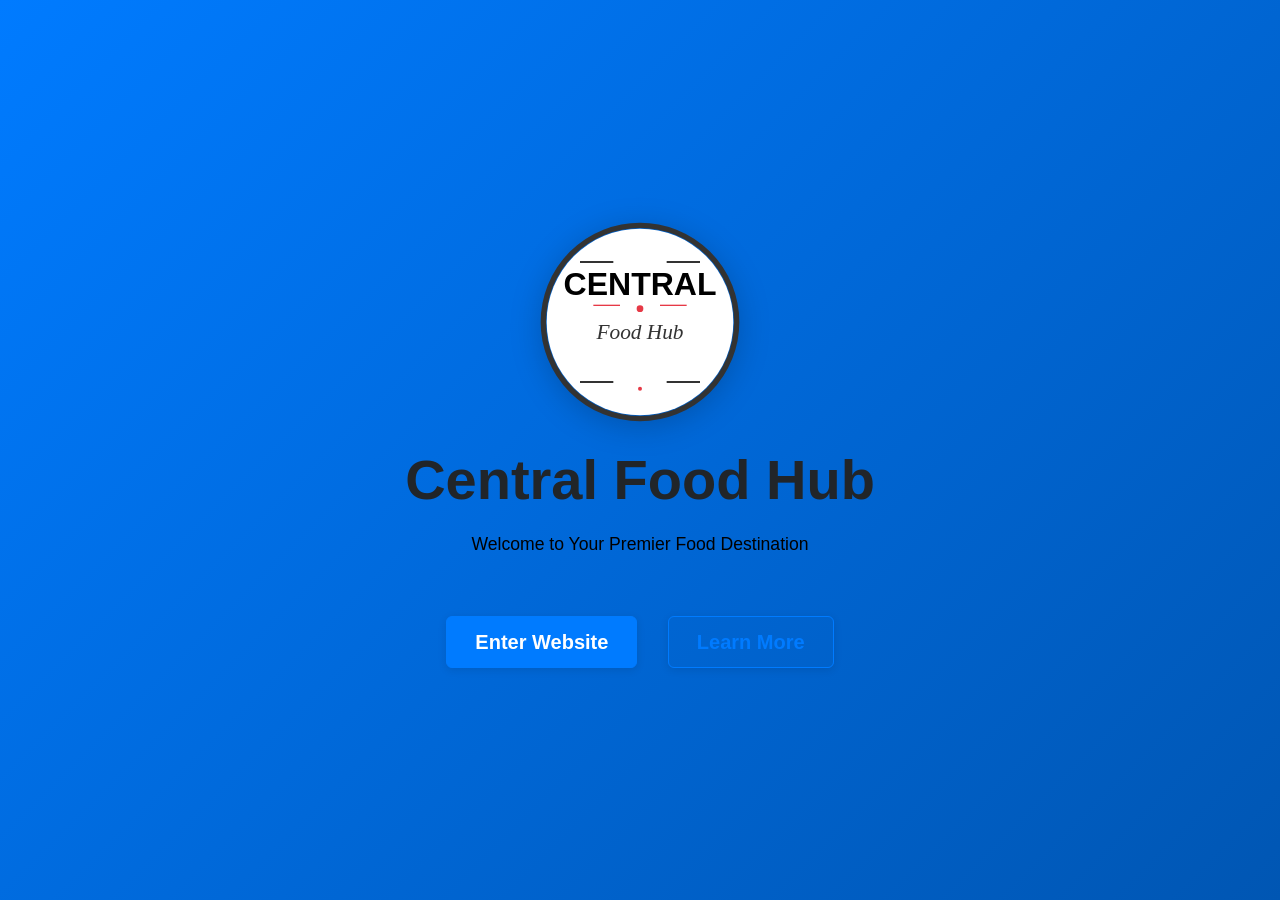
<file: Wafflestore github repo/index.html>
<!DOCTYPE html>
<html lang="en">
<head>
    <meta charset="UTF-8">
    <meta name="viewport" content="width=device-width, initial-scale=1.0">
    <title>Central Food Hub - Welcome</title>
    <link href="https://cdn.jsdelivr.net/npm/bootstrap@5.3.0/dist/css/bootstrap.min.css" rel="stylesheet">
    <link rel="stylesheet" href="css/style.css">
    <link rel="icon" type="image/x-icon" href="images/Storeicon.png">
</head>
<body class="splash-page">
    <div class="splash-container d-flex align-items-center justify-content-center">
        <div class="text-center">
            <div class="splash-logo mb-4">
                <img src="images/logo.svg" alt="Central Food Hub" class="logo-animation">
            </div>
            <h1 class="display-4 fw-bold mb-3 text-dark">Central Food Hub</h1>
            <p class="lead mb-5 text-black">Welcome to Your Premier Food Destination</p>
            <div class="splash-buttons">
                <a href="home.html" class="btn btn-primary btn-lg me-3">Enter Website</a>
                <a href="home.html#about" class="btn btn-outline-primary btn-lg">Learn More</a>
            </div>
        </div>
    </div>

    <script src="https://cdn.jsdelivr.net/npm/bootstrap@5.3.0/dist/js/bootstrap.bundle.min.js"></script>
</body>
</html>
</file>
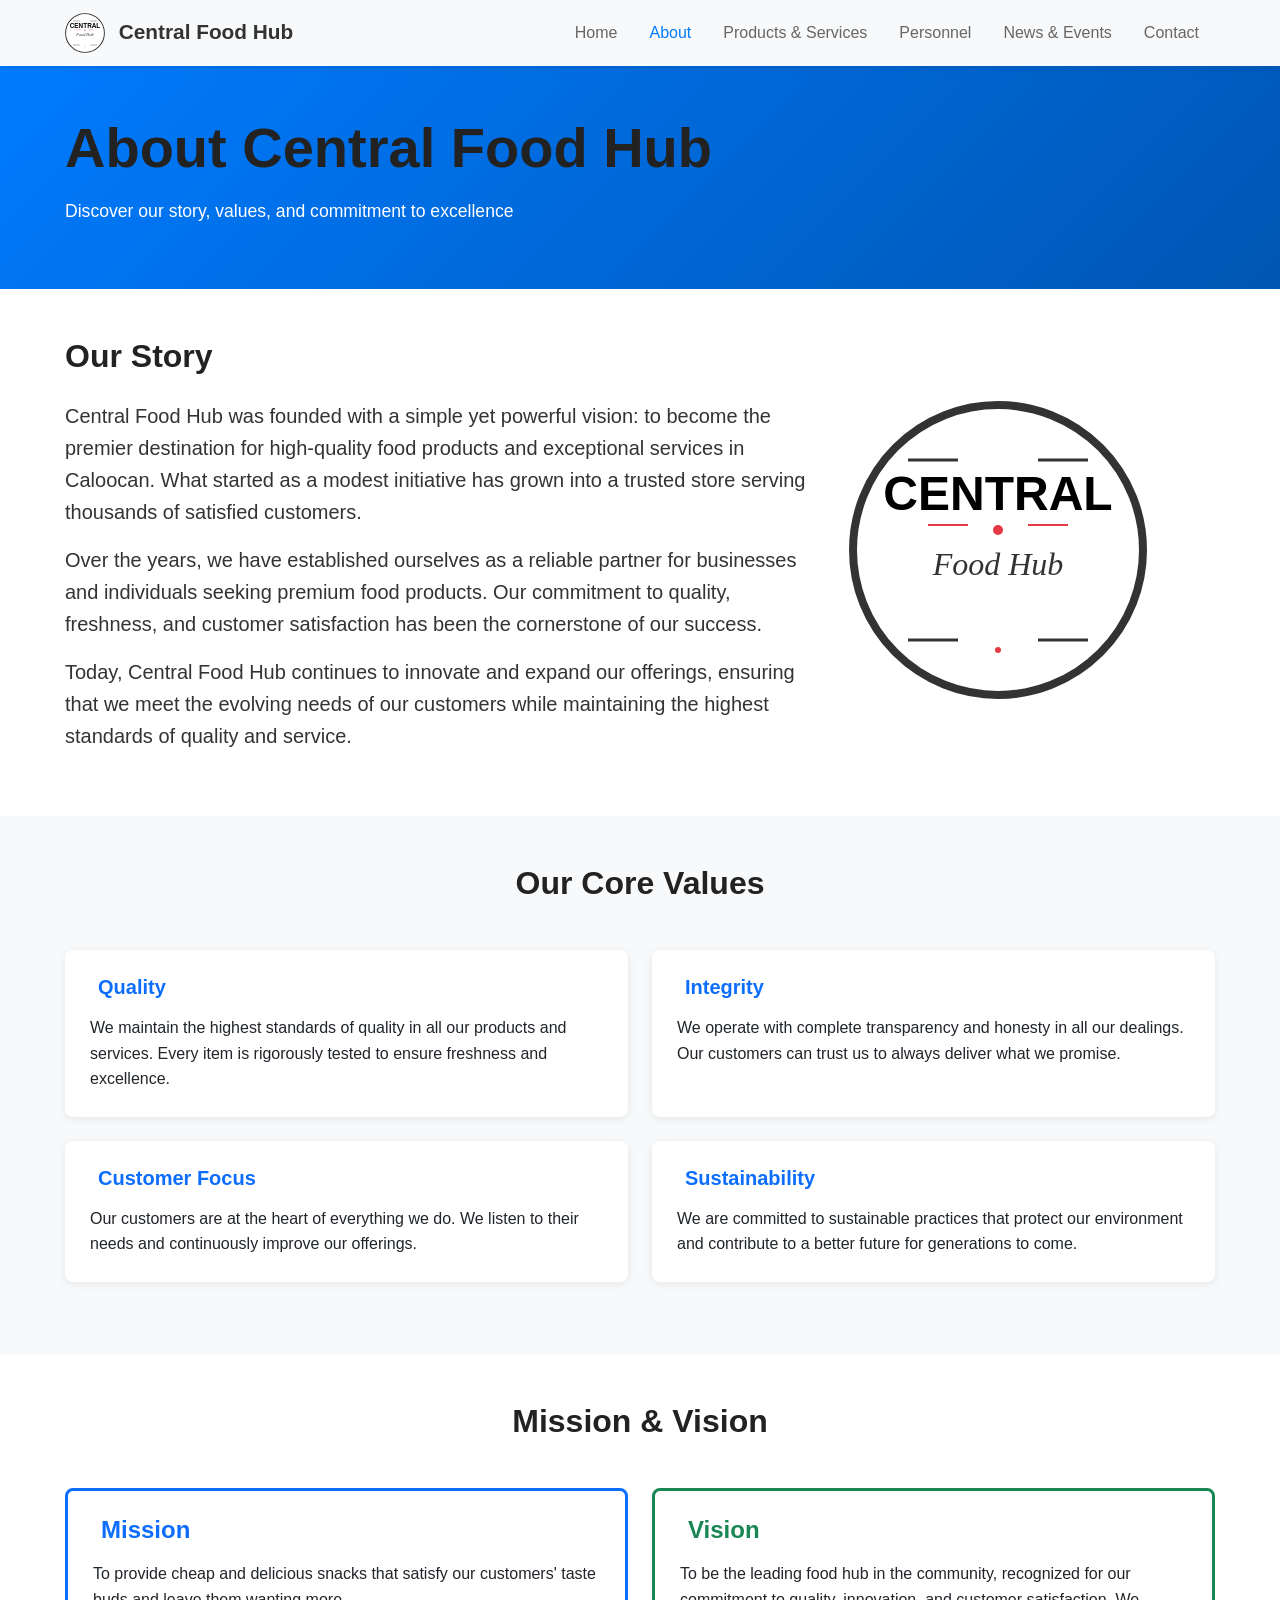
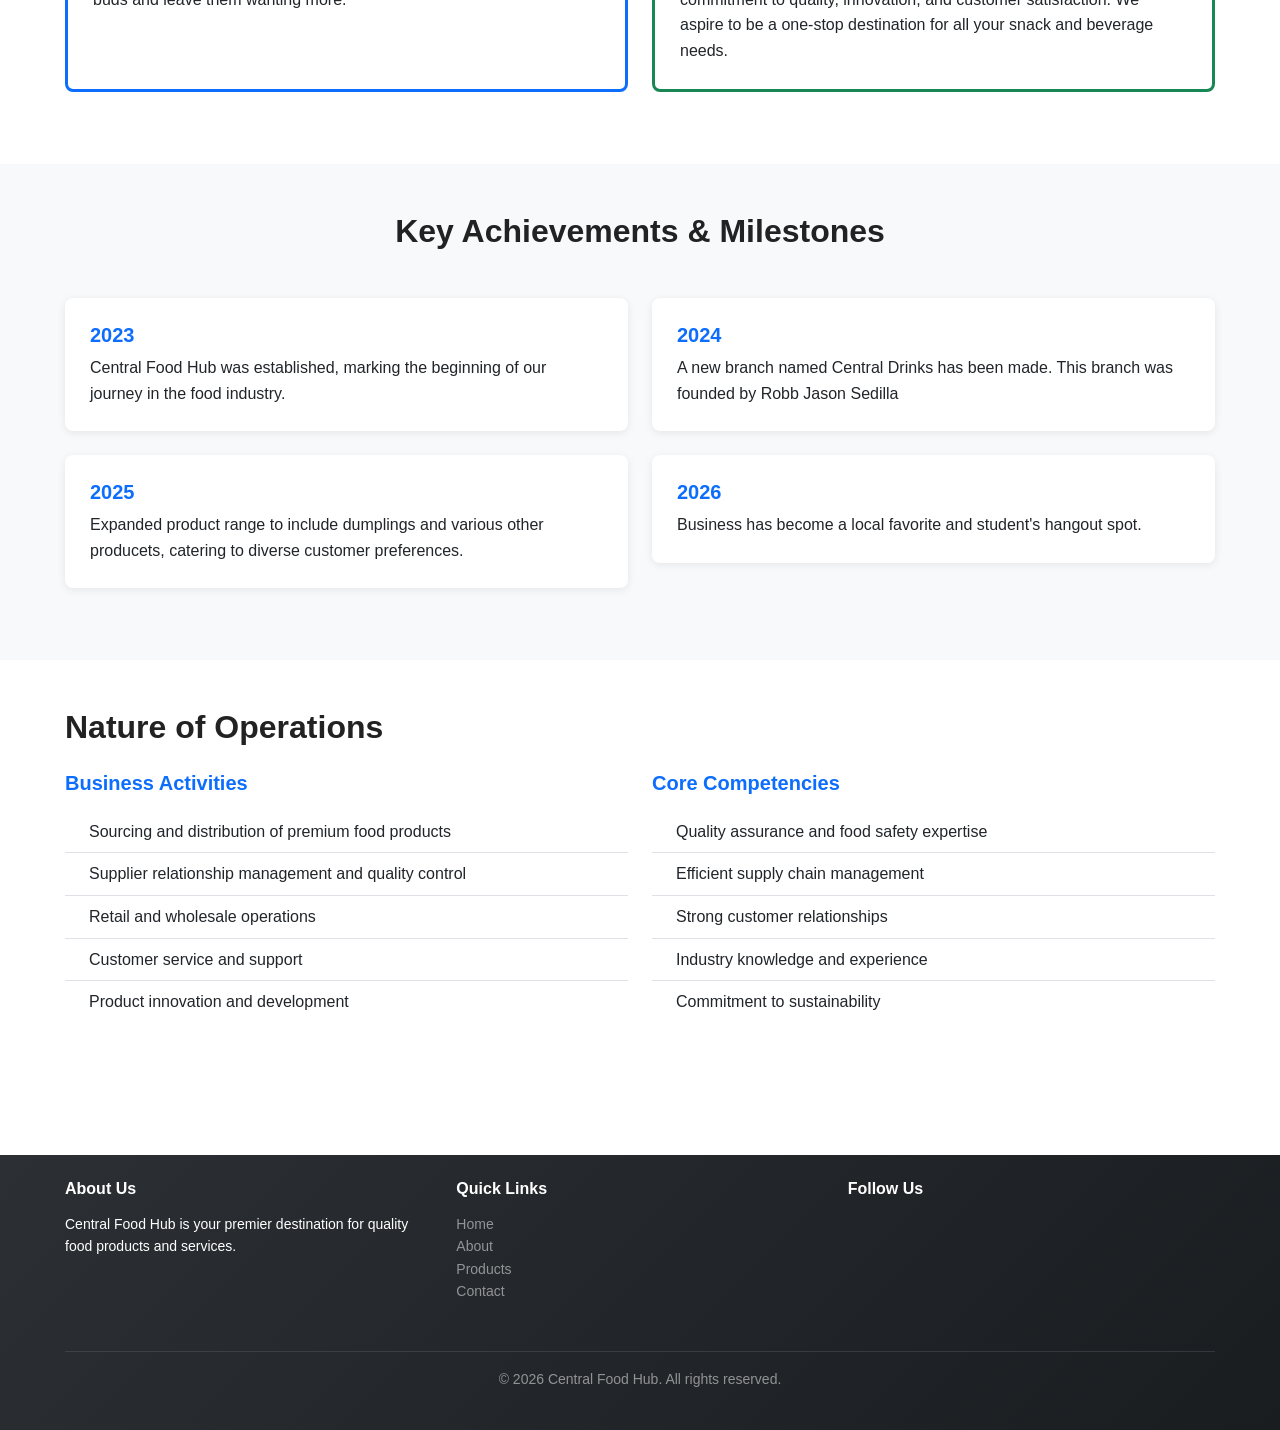
<file: Wafflestore github repo/about.html>
<!DOCTYPE html>
<html lang="en">
<head>
    <meta charset="UTF-8">
    <meta name="viewport" content="width=device-width, initial-scale=1.0">
    <title>About Us - Central Food Hub</title>
    <link href="https://cdn.jsdelivr.net/npm/bootstrap@5.3.0/dist/css/bootstrap.min.css" rel="stylesheet">
    <link rel="stylesheet" href="css/style.css">
    <link rel="icon" type="image/x-icon" href="images/Storeicon.png">
</head>
<body>
    <!-- Navigation -->
    <nav class="navbar navbar-expand-lg navbar-light bg-light sticky-top">
        <div class="container">
            <a class="navbar-brand" href="home.html">
                <img src="images/logo.svg" alt="Central Food Hub" height="40" class="me-2">
                <strong>Central Food Hub</strong>
            </a>
            <button class="navbar-toggler" type="button" data-bs-toggle="collapse" data-bs-target="#navbarNav">
                <span class="navbar-toggler-icon"></span>
            </button>
            <div class="collapse navbar-collapse" id="navbarNav">
                <ul class="navbar-nav ms-auto">
                    <li class="nav-item"><a class="nav-link" href="home.html">Home</a></li>
                    <li class="nav-item"><a class="nav-link active" href="about.html">About</a></li>
                    <li class="nav-item"><a class="nav-link" href="products-services.html">Products & Services</a></li>
                    <li class="nav-item"><a class="nav-link" href="personnel.html">Personnel</a></li>
                    <li class="nav-item"><a class="nav-link" href="news-events.html">News & Events</a></li>
                    <li class="nav-item"><a class="nav-link" href="contact.html">Contact</a></li>
                </ul>
            </div>
        </div>
    </nav>

    <!-- Page Header -->
    <section class="page-header py-5 bg-primary text-white">
        <div class="container">
            <h1 class="display-4 fw-bold">About Central Food Hub</h1>
            <p class="lead">Discover our story, values, and commitment to excellence</p>
        </div>
    </section>

    <!-- Company History -->
    <section class="py-5">
        <div class="container">
            <h2 class="mb-4 fw-bold">Our Story</h2>
            <div class="row">
                <div class="col-lg-8">
                    <p class="fs-5 mb-3">Central Food Hub was founded with a simple yet powerful vision: to become the premier destination for high-quality food products and exceptional services in Caloocan. What started as a modest initiative has grown into a trusted store serving thousands of satisfied customers.</p>
                    <p class="fs-5 mb-3">Over the years, we have established ourselves as a reliable partner for businesses and individuals seeking premium food products. Our commitment to quality, freshness, and customer satisfaction has been the cornerstone of our success.</p>
                    <p class="fs-5">Today, Central Food Hub continues to innovate and expand our offerings, ensuring that we meet the evolving needs of our customers while maintaining the highest standards of quality and service.</p>
                </div>
                <div class="col-lg-4">
                    <img src="images/logo.svg" alt="Central Food Hub" class="img-fluid rounded">
                </div>
            </div>
        </div>
    </section>

    <!-- Core Values -->
    <section class="py-5 bg-light">
        <div class="container">
            <h2 class="mb-5 fw-bold text-center">Our Core Values</h2>
            <div class="row">
                <div class="col-md-6 mb-4">
                    <div class="card border-0 shadow-sm h-100">
                        <div class="card-body">
                            <h5 class="card-title text-primary mb-3">
                                <i class="fas fa-check-circle me-2"></i>Quality
                            </h5>
                            <p class="card-text">We maintain the highest standards of quality in all our products and services. Every item is rigorously tested to ensure freshness and excellence.</p>
                        </div>
                    </div>
                </div>
                <div class="col-md-6 mb-4">
                    <div class="card border-0 shadow-sm h-100">
                        <div class="card-body">
                            <h5 class="card-title text-primary mb-3">
                                <i class="fas fa-handshake me-2"></i>Integrity
                            </h5>
                            <p class="card-text">We operate with complete transparency and honesty in all our dealings. Our customers can trust us to always deliver what we promise.</p>
                        </div>
                    </div>
                </div>
                <div class="col-md-6 mb-4">
                    <div class="card border-0 shadow-sm h-100">
                        <div class="card-body">
                            <h5 class="card-title text-primary mb-3">
                                <i class="fas fa-heart me-2"></i>Customer Focus
                            </h5>
                            <p class="card-text">Our customers are at the heart of everything we do. We listen to their needs and continuously improve our offerings.</p>
                        </div>
                    </div>
                </div>
                <div class="col-md-6 mb-4">
                    <div class="card border-0 shadow-sm h-100">
                        <div class="card-body">
                            <h5 class="card-title text-primary mb-3">
                                <i class="fas fa-leaf me-2"></i>Sustainability
                            </h5>
                            <p class="card-text">We are committed to sustainable practices that protect our environment and contribute to a better future for generations to come.</p>
                        </div>
                    </div>
                </div>
            </div>
        </div>
    </section>

    <!-- Mission & Vision -->
    <section class="py-5">
        <div class="container">
            <h2 class="mb-5 fw-bold text-center">Mission & Vision</h2>
            <div class="row">
                <div class="col-lg-6 mb-4">
                    <div class="card border-primary border-3 h-100">
                        <div class="card-body">
                            <h4 class="card-title text-primary mb-3">
                                <i class="fas fa-bullseye me-2"></i>Mission
                            </h4>
                            <p class="card-text">To provide cheap and delicious snacks that satisfy our customers' taste buds and leave them wanting more.</p>
                        </div>
                    </div>
                </div>
                <div class="col-lg-6 mb-4">
                    <div class="card border-success border-3 h-100">
                        <div class="card-body">
                            <h4 class="card-title text-success mb-3">
                                <i class="fas fa-eye me-2"></i>Vision
                            </h4>
                            <p class="card-text">To be the leading food hub in the community, recognized for our commitment to quality, innovation, and customer satisfaction. We aspire to be a one-stop destination for all your snack and beverage needs.</p>
                        </div>
                    </div>
                </div>
            </div>
        </div>
    </section>

    <!-- Key Achievements -->
    <section class="py-5 bg-light">
        <div class="container">
            <h2 class="mb-5 fw-bold text-center">Key Achievements & Milestones</h2>
            <div class="timeline">
                <div class="row mb-4">
                    <div class="col-md-6">
                        <div class="card border-0 shadow-sm">
                            <div class="card-body">
                                <h5 class="card-title text-primary">2023</h5>
                                <p class="card-text">Central Food Hub was established, marking the beginning of our journey in the food industry.</p>
                            </div>
                        </div>
                    </div>
                    <div class="col-md-6">
                        <div class="card border-0 shadow-sm">
                            <div class="card-body">
                                <h5 class="card-title text-primary">2024</h5>
                                <p class="card-text">A new branch named Central Drinks has been made. This branch was founded by Robb Jason Sedilla</p>
                            </div>
                        </div>
                    </div>
                </div>
                <div class="row mb-4">
                    <div class="col-md-6">
                        <div class="card border-0 shadow-sm">
                            <div class="card-body">
                                <h5 class="card-title text-primary">2025</h5>
                                <p class="card-text">Expanded product range to include dumplings and various other producets, catering to diverse customer preferences.</p>
                            </div>
                        </div>
                    </div>
                    <div class="col-md-6">
                        <div class="card border-0 shadow-sm">
                            <div class="card-body">
                                <h5 class="card-title text-primary">2026</h5>
                                <p class="card-text">Business has become a local favorite and student's hangout spot.</p>
                            </div>
                        </div>
                    </div>
                </div>
            </div>
        </div>
    </section>

    <!-- Nature of Operations -->
    <section class="py-5">
        <div class="container">
            <h2 class="mb-4 fw-bold">Nature of Operations</h2>
            <div class="row">
                <div class="col-lg-6 mb-4">
                    <h5 class="text-primary mb-3">Business Activities</h5>
                    <ul class="list-group list-group-flush">
                        <li class="list-group-item"><i class="fas fa-check text-success me-2"></i>Sourcing and distribution of premium food products</li>
                        <li class="list-group-item"><i class="fas fa-check text-success me-2"></i>Supplier relationship management and quality control</li>
                        <li class="list-group-item"><i class="fas fa-check text-success me-2"></i>Retail and wholesale operations</li>
                        <li class="list-group-item"><i class="fas fa-check text-success me-2"></i>Customer service and support</li>
                        <li class="list-group-item"><i class="fas fa-check text-success me-2"></i>Product innovation and development</li>
                    </ul>
                </div>
                <div class="col-lg-6 mb-4">
                    <h5 class="text-primary mb-3">Core Competencies</h5>
                    <ul class="list-group list-group-flush">
                        <li class="list-group-item"><i class="fas fa-star text-warning me-2"></i>Quality assurance and food safety expertise</li>
                        <li class="list-group-item"><i class="fas fa-star text-warning me-2"></i>Efficient supply chain management</li>
                        <li class="list-group-item"><i class="fas fa-star text-warning me-2"></i>Strong customer relationships</li>
                        <li class="list-group-item"><i class="fas fa-star text-warning me-2"></i>Industry knowledge and experience</li>
                        <li class="list-group-item"><i class="fas fa-star text-warning me-2"></i>Commitment to sustainability</li>
                    </ul>
                </div>
            </div>
        </div>
    </section>

    <!-- Footer -->
    <footer class="bg-dark text-white py-4">
        <div class="container">
            <div class="row">
                <div class="col-md-4 mb-3">
                    <h6 class="fw-bold">About Us</h6>
                    <p class="small">Central Food Hub is your premier destination for quality food products and services.</p>
                </div>
                <div class="col-md-4 mb-3">
                    <h6 class="fw-bold">Quick Links</h6>
                    <ul class="list-unstyled small">
                        <li><a href="home.html" class="text-white-50">Home</a></li>
                        <li><a href="about.html" class="text-white-50">About</a></li>
                        <li><a href="products-services.html" class="text-white-50">Products</a></li>
                        <li><a href="contact.html" class="text-white-50">Contact</a></li>
                    </ul>
                </div>
                <div class="col-md-4 mb-3">
                    <h6 class="fw-bold">Follow Us</h6>
                    <a href="#" class="text-white-50 me-2"><i class="fab fa-facebook"></i></a>
                    <a href="#" class="text-white-50 me-2"><i class="fab fa-twitter"></i></a>
                    <a href="#" class="text-white-50 me-2"><i class="fab fa-instagram"></i></a>
                    <a href="#" class="text-white-50"><i class="fab fa-linkedin"></i></a>
                </div>
            </div>
            <hr class="bg-secondary">
            <div class="text-center small text-white-50">
                <p>&copy; 2026 Central Food Hub. All rights reserved.</p>
            </div>
        </div>
    </footer>

    <script src="https://cdn.jsdelivr.net/npm/bootstrap@5.3.0/dist/js/bootstrap.bundle.min.js"></script>
</body>
</html>
</file>
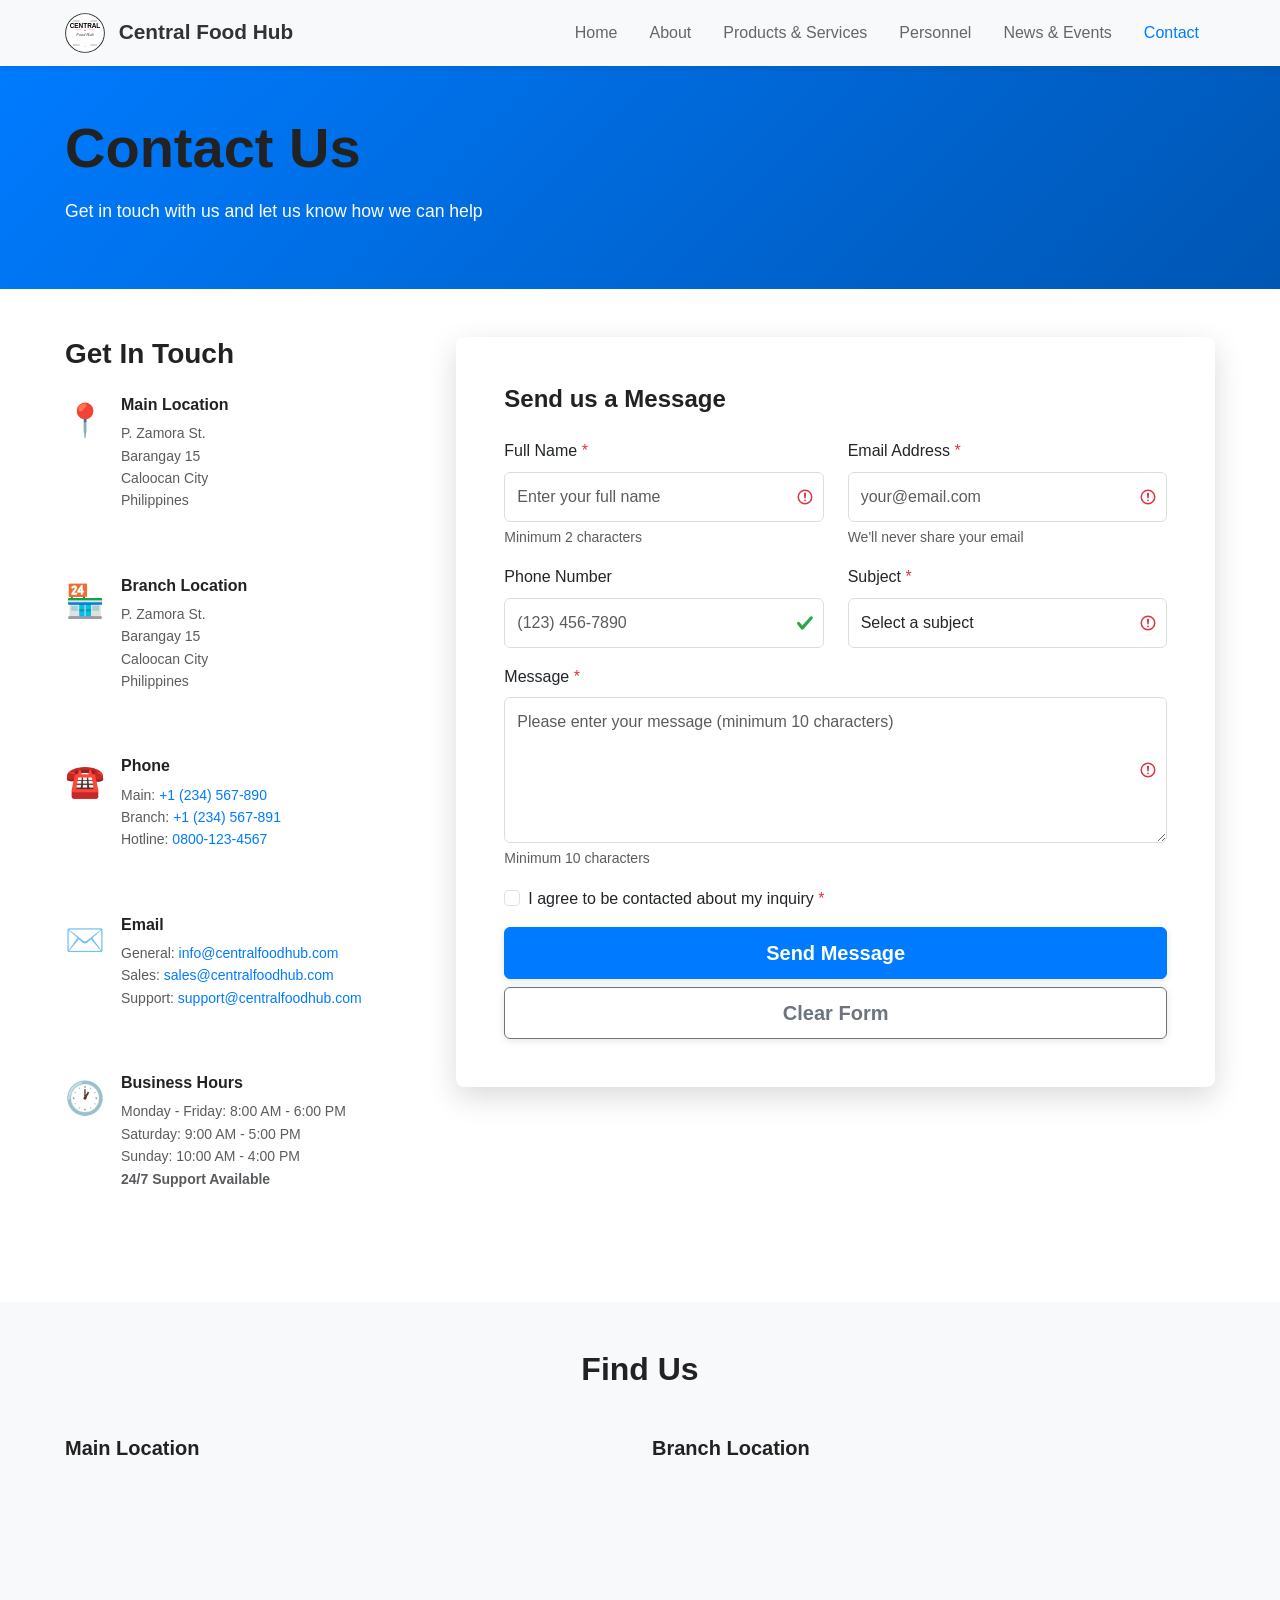
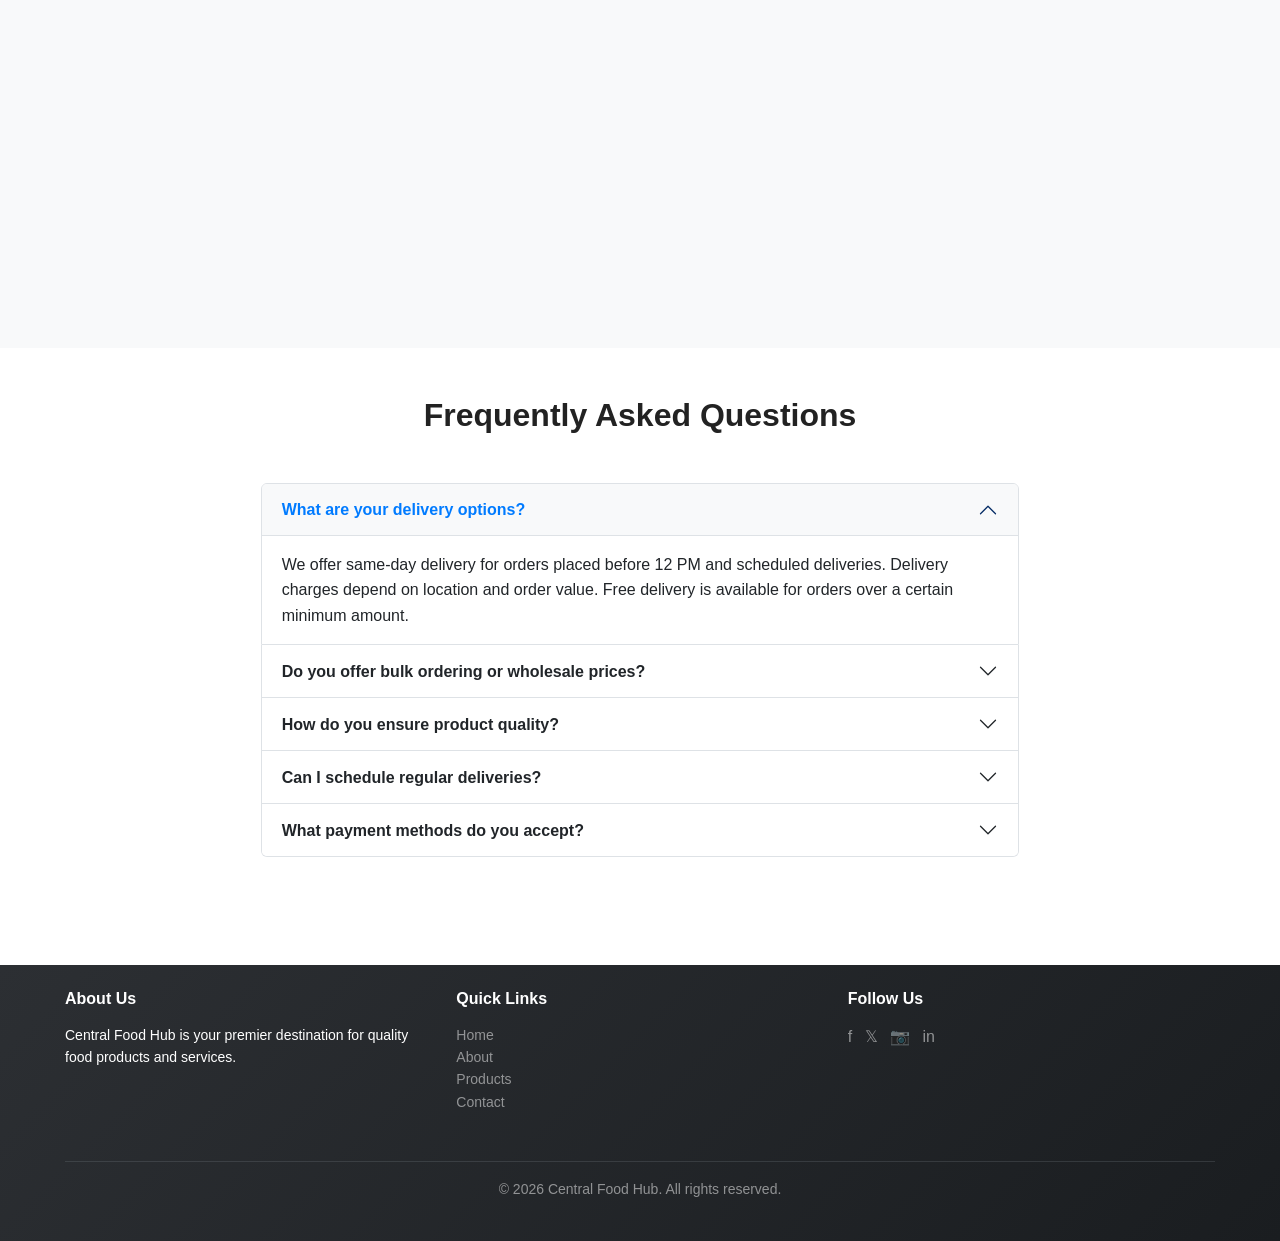
<file: Wafflestore github repo/contact.html>
<!DOCTYPE html>
<html lang="en">
<head>
    <meta charset="UTF-8">
    <meta name="viewport" content="width=device-width, initial-scale=1.0">
    <title>Contact Us - Central Food Hub</title>
    <link href="https://cdn.jsdelivr.net/npm/bootstrap@5.3.0/dist/css/bootstrap.min.css" rel="stylesheet">
    <link rel="stylesheet" href="css/style.css">
    <link rel="icon" type="image/x-icon" href="images/Storeicon.png">
</head>
<body>
    <!-- Navigation -->
    <nav class="navbar navbar-expand-lg navbar-light bg-light sticky-top">
        <div class="container">
            <a class="navbar-brand" href="home.html">
                <img src="images/logo.svg" alt="Central Food Hub" height="40" class="me-2">
                <strong>Central Food Hub</strong>
            </a>
            <button class="navbar-toggler" type="button" data-bs-toggle="collapse" data-bs-target="#navbarNav">
                <span class="navbar-toggler-icon"></span>
            </button>
            <div class="collapse navbar-collapse" id="navbarNav">
                <ul class="navbar-nav ms-auto">
                    <li class="nav-item"><a class="nav-link" href="home.html">Home</a></li>
                    <li class="nav-item"><a class="nav-link" href="about.html">About</a></li>
                    <li class="nav-item"><a class="nav-link" href="products-services.html">Products & Services</a></li>
                    <li class="nav-item"><a class="nav-link" href="personnel.html">Personnel</a></li>
                    <li class="nav-item"><a class="nav-link" href="news-events.html">News & Events</a></li>
                    <li class="nav-item"><a class="nav-link active" href="contact.html">Contact</a></li>
                </ul>
            </div>
        </div>
    </nav>

    <!-- Page Header -->
    <section class="page-header py-5 bg-primary text-white">
        <div class="container">
            <h1 class="display-4 fw-bold">Contact Us</h1>
            <p class="lead">Get in touch with us and let us know how we can help</p>
        </div>
    </section>

    <!-- Contact Section -->
    <section class="py-5">
        <div class="container">
            <div class="row">
                <!-- Contact Information -->
                <div class="col-lg-4 mb-5">
                    <h3 class="mb-4 fw-bold">Get In Touch</h3>
                    
                    <!-- Main Location -->
                    <div class="contact-item mb-5">
                        <div class="d-flex align-items-start">
                            <div class="me-3" style="font-size: 2em; color: var(--bs-primary);">📍</div>
                            <div>
                                <h6 class="fw-bold mb-2">Main Location</h6>
                                <p class="text-muted small">
                                    P. Zamora St.<br>
                                    Barangay 15<br>
                                    Caloocan City<br>
                                    Philippines
                                </p>
                            </div>
                        </div>
                    </div>

                    <!-- Branch Location -->
                    <div class="contact-item mb-5">
                        <div class="d-flex align-items-start">
                            <div class="me-3" style="font-size: 2em; color: var(--bs-success);">🏪</div>
                            <div>
                                <h6 class="fw-bold mb-2">Branch Location</h6>
                                <p class="text-muted small">
                                    P. Zamora St.<br>
                                    Barangay 15<br>
                                    Caloocan City<br>
                                    Philippines
                                </p>
                            </div>
                        </div>
                    </div>

                    <!-- Phone -->
                    <div class="contact-item mb-5">
                        <div class="d-flex align-items-start">
                            <div class="me-3" style="font-size: 2em; color: var(--bs-info);">☎️</div>
                            <div>
                                <h6 class="fw-bold mb-2">Phone</h6>
                                <p class="text-muted small">
                                    Main: <a href="tel:+1234567890" class="text-decoration-none">+1 (234) 567-890</a><br>
                                    Branch: <a href="tel:+1234567891" class="text-decoration-none">+1 (234) 567-891</a><br>
                                    Hotline: <a href="tel:08001234567" class="text-decoration-none">0800-123-4567</a>
                                </p>
                            </div>
                        </div>
                    </div>

                    <!-- Email -->
                    <div class="contact-item mb-5">
                        <div class="d-flex align-items-start">
                            <div class="me-3" style="font-size: 2em; color: var(--bs-warning);">✉️</div>
                            <div>
                                <h6 class="fw-bold mb-2">Email</h6>
                                <p class="text-muted small">
                                    General: <a href="mailto:info@centralfoodhub.com" class="text-decoration-none">info@centralfoodhub.com</a><br>
                                    Sales: <a href="mailto:sales@centralfoodhub.com" class="text-decoration-none">sales@centralfoodhub.com</a><br>
                                    Support: <a href="mailto:support@centralfoodhub.com" class="text-decoration-none">support@centralfoodhub.com</a>
                                </p>
                            </div>
                        </div>
                    </div>

                    <!-- Business Hours -->
                    <div class="contact-item">
                        <div class="d-flex align-items-start">
                            <div class="me-3" style="font-size: 2em; color: var(--bs-danger);">🕐</div>
                            <div>
                                <h6 class="fw-bold mb-2">Business Hours</h6>
                                <p class="text-muted small">
                                    Monday - Friday: 8:00 AM - 6:00 PM<br>
                                    Saturday: 9:00 AM - 5:00 PM<br>
                                    Sunday: 10:00 AM - 4:00 PM<br>
                                    <strong>24/7 Support Available</strong>
                                </p>
                            </div>
                        </div>
                    </div>
                </div>

                <!-- Contact Form -->
                <div class="col-lg-8">
                    <div class="card border-0 shadow-lg">
                        <div class="card-body p-5">
                            <h4 class="card-title mb-4 fw-bold">Send us a Message</h4>
                            <form id="contactForm" method="POST" novalidate>
                                <div class="row mb-3">
                                    <div class="col-md-6">
                                        <label for="name" class="form-label">Full Name <span class="text-danger">*</span></label>
                                        <input type="text" class="form-control" id="name" name="name" required minlength="2" placeholder="Enter your full name" autocomplete="name">
                                        <div class="form-text">Minimum 2 characters</div>
                                    </div>
                                    <div class="col-md-6">
                                        <label for="email" class="form-label">Email Address <span class="text-danger">*</span></label>
                                        <input type="email" class="form-control" id="email" name="email" required placeholder="your@email.com" autocomplete="email">
                                        <div class="form-text">We'll never share your email</div>
                                    </div>
                                </div>

                                <div class="row mb-3">
                                    <div class="col-md-6">
                                        <label for="phone" class="form-label">Phone Number</label>
                                        <input type="tel" class="form-control" id="phone" name="phone" placeholder="(123) 456-7890" autocomplete="tel" pattern="[0-9\s\(\)\+\-]*">
                                    </div>
                                    <div class="col-md-6">
                                        <label for="subject" class="form-label">Subject <span class="text-danger">*</span></label>
                                        <select class="form-select" id="subject" name="subject" required>
                                            <option value="">Select a subject</option>
                                            <option value="product-inquiry">Product Inquiry</option>
                                            <option value="bulk-order">Bulk Order</option>
                                            <option value="partnership">Partnership</option>
                                            <option value="feedback">Feedback</option>
                                            <option value="complaint">Complaint</option>
                                            <option value="other">Other</option>
                                        </select>
                                    </div>
                                </div>

                                <div class="mb-3">
                                    <label for="message" class="form-label">Message <span class="text-danger">*</span></label>
                                    <textarea class="form-control" id="message" name="message" rows="5" required minlength="10" placeholder="Please enter your message (minimum 10 characters)" autocomplete="off"></textarea>
                                    <div class="form-text">Minimum 10 characters</div>
                                </div>

                                <div class="mb-3 form-check">
                                    <input type="checkbox" class="form-check-input" id="terms" required>
                                    <label class="form-check-label" for="terms">
                                        I agree to be contacted about my inquiry <span class="text-danger">*</span>
                                    </label>
                                </div>

                                <div class="alert alert-info d-none" role="alert" id="successAlert">
                                    Thank you! Your message has been sent successfully. We'll get back to you soon.
                                </div>

                                <button type="submit" class="btn btn-primary btn-lg w-100">Send Message</button>
                                <button type="reset" class="btn btn-outline-secondary btn-lg w-100 mt-2">Clear Form</button>
                            </form>
                        </div>
                    </div>
                </div>
            </div>
        </div>
    </section>

    <!-- Map Section -->
    <section class="py-5 bg-light">
        <div class="container">
            <h2 class="mb-5 fw-bold text-center">Find Us</h2>
            <div class="row">
                <div class="col-lg-6 mb-4">
                    <h5 class="mb-3">Main Location</h5>
                    <div class="map-container" style="height: 400px; border-radius: 8px; overflow: hidden;">
                        <iframe
                            src="https://maps.google.com/maps?q=Caloocan%20City%2C%20P.%20Zamora%20St%2C%20Barangay%2015&output=embed"
                            width="100%"
                            height="100%"
                            style="border:0;"
                            allowfullscreen=""
                            loading="lazy"
                            referrerpolicy="no-referrer-when-downgrade">
                        </iframe>
                    </div>
                </div>
                <div class="col-lg-6 mb-4">
                    <h5 class="mb-3">Branch Location</h5>
                    <div class="map-container" style="height: 400px; border-radius: 8px; overflow: hidden;">
                        <iframe
                            src="https://maps.google.com/maps?q=Caloocan%20City%2C%20P.%20Zamora%20St%2C%20Barangay%2015&output=embed"
                            width="100%"
                            height="100%"
                            style="border:0;"
                            allowfullscreen=""
                            loading="lazy"
                            referrerpolicy="no-referrer-when-downgrade">
                        </iframe>
                    </div>
                </div>
            </div>
        </div>
    </section>

    <!-- FAQs Section -->
    <section class="py-5">
        <div class="container">
            <h2 class="mb-5 fw-bold text-center">Frequently Asked Questions</h2>
            <div class="row">
                <div class="col-lg-8 mx-auto">
                    <div class="accordion" id="faqAccordion">
                        <div class="accordion-item">
                            <h2 class="accordion-header">
                                <button class="accordion-button" type="button" data-bs-toggle="collapse" data-bs-target="#faq1">
                                    What are your delivery options?
                                </button>
                            </h2>
                            <div id="faq1" class="accordion-collapse collapse show" data-bs-parent="#faqAccordion">
                                <div class="accordion-body">
                                    We offer same-day delivery for orders placed before 12 PM and scheduled deliveries. Delivery charges depend on location and order value. Free delivery is available for orders over a certain minimum amount.
                                </div>
                            </div>
                        </div>
                        <div class="accordion-item">
                            <h2 class="accordion-header">
                                <button class="accordion-button collapsed" type="button" data-bs-toggle="collapse" data-bs-target="#faq2">
                                    Do you offer bulk ordering or wholesale prices?
                                </button>
                            </h2>
                            <div id="faq2" class="accordion-collapse collapse" data-bs-parent="#faqAccordion">
                                <div class="accordion-body">
                                    Yes, we offer special pricing for bulk orders for restaurants, hotels, catering companies, and corporate clients. Please contact our sales team for customized packages and wholesale rates.
                                </div>
                            </div>
                        </div>
                        <div class="accordion-item">
                            <h2 class="accordion-header">
                                <button class="accordion-button collapsed" type="button" data-bs-toggle="collapse" data-bs-target="#faq3">
                                    How do you ensure product quality?
                                </button>
                            </h2>
                            <div id="faq3" class="accordion-collapse collapse" data-bs-parent="#faqAccordion">
                                <div class="accordion-body">
                                    We maintain strict quality control standards. All products undergo rigorous testing for freshness, safety, and compliance with food safety regulations before reaching our customers.
                                </div>
                            </div>
                        </div>
                        <div class="accordion-item">
                            <h2 class="accordion-header">
                                <button class="accordion-button collapsed" type="button" data-bs-toggle="collapse" data-bs-target="#faq4">
                                    Can I schedule regular deliveries?
                                </button>
                            </h2>
                            <div id="faq4" class="accordion-collapse collapse" data-bs-parent="#faqAccordion">
                                <div class="accordion-body">
                                    Yes, we offer scheduleed deliveries so long as you order the day before the delivery.
                                </div>
                            </div>
                        </div>
                        <div class="accordion-item">
                            <h2 class="accordion-header">
                                <button class="accordion-button collapsed" type="button" data-bs-toggle="collapse" data-bs-target="#faq5">
                                    What payment methods do you accept?
                                </button>
                            </h2>
                            <div id="faq5" class="accordion-collapse collapse" data-bs-parent="#faqAccordion">
                                <div class="accordion-body">
                                    We accept cash, credit cards, debit cards, online transfers, and digital payment methods. All transactions are secure and encrypted for your safety.
                                </div>
                            </div>
                        </div>
                    </div>
                </div>
            </div>
        </div>
    </section>

    <!-- Footer -->
    <footer class="bg-dark text-white py-4">
        <div class="container">
            <div class="row">
                <div class="col-md-4 mb-3">
                    <h6 class="fw-bold">About Us</h6>
                    <p class="small">Central Food Hub is your premier destination for quality food products and services.</p>
                </div>
                <div class="col-md-4 mb-3">
                    <h6 class="fw-bold">Quick Links</h6>
                    <ul class="list-unstyled small">
                        <li><a href="home.html" class="text-white-50">Home</a></li>
                        <li><a href="about.html" class="text-white-50">About</a></li>
                        <li><a href="products-services.html" class="text-white-50">Products</a></li>
                        <li><a href="contact.html" class="text-white-50">Contact</a></li>
                    </ul>
                </div>
                <div class="col-md-4 mb-3">
                    <h6 class="fw-bold">Follow Us</h6>
                    <a href="#" class="text-white-50 me-2">f</a>
                    <a href="#" class="text-white-50 me-2">𝕏</a>
                    <a href="#" class="text-white-50 me-2">📷</a>
                    <a href="#" class="text-white-50">in</a>
                </div>
            </div>
            <hr class="bg-secondary">
            <div class="text-center small text-white-50">
                <p>&copy; 2026 Central Food Hub. All rights reserved.</p>
            </div>
        </div>
    </footer>

    <script src="https://cdn.jsdelivr.net/npm/bootstrap@5.3.0/dist/js/bootstrap.bundle.min.js"></script>
</body>
</html>
</file>
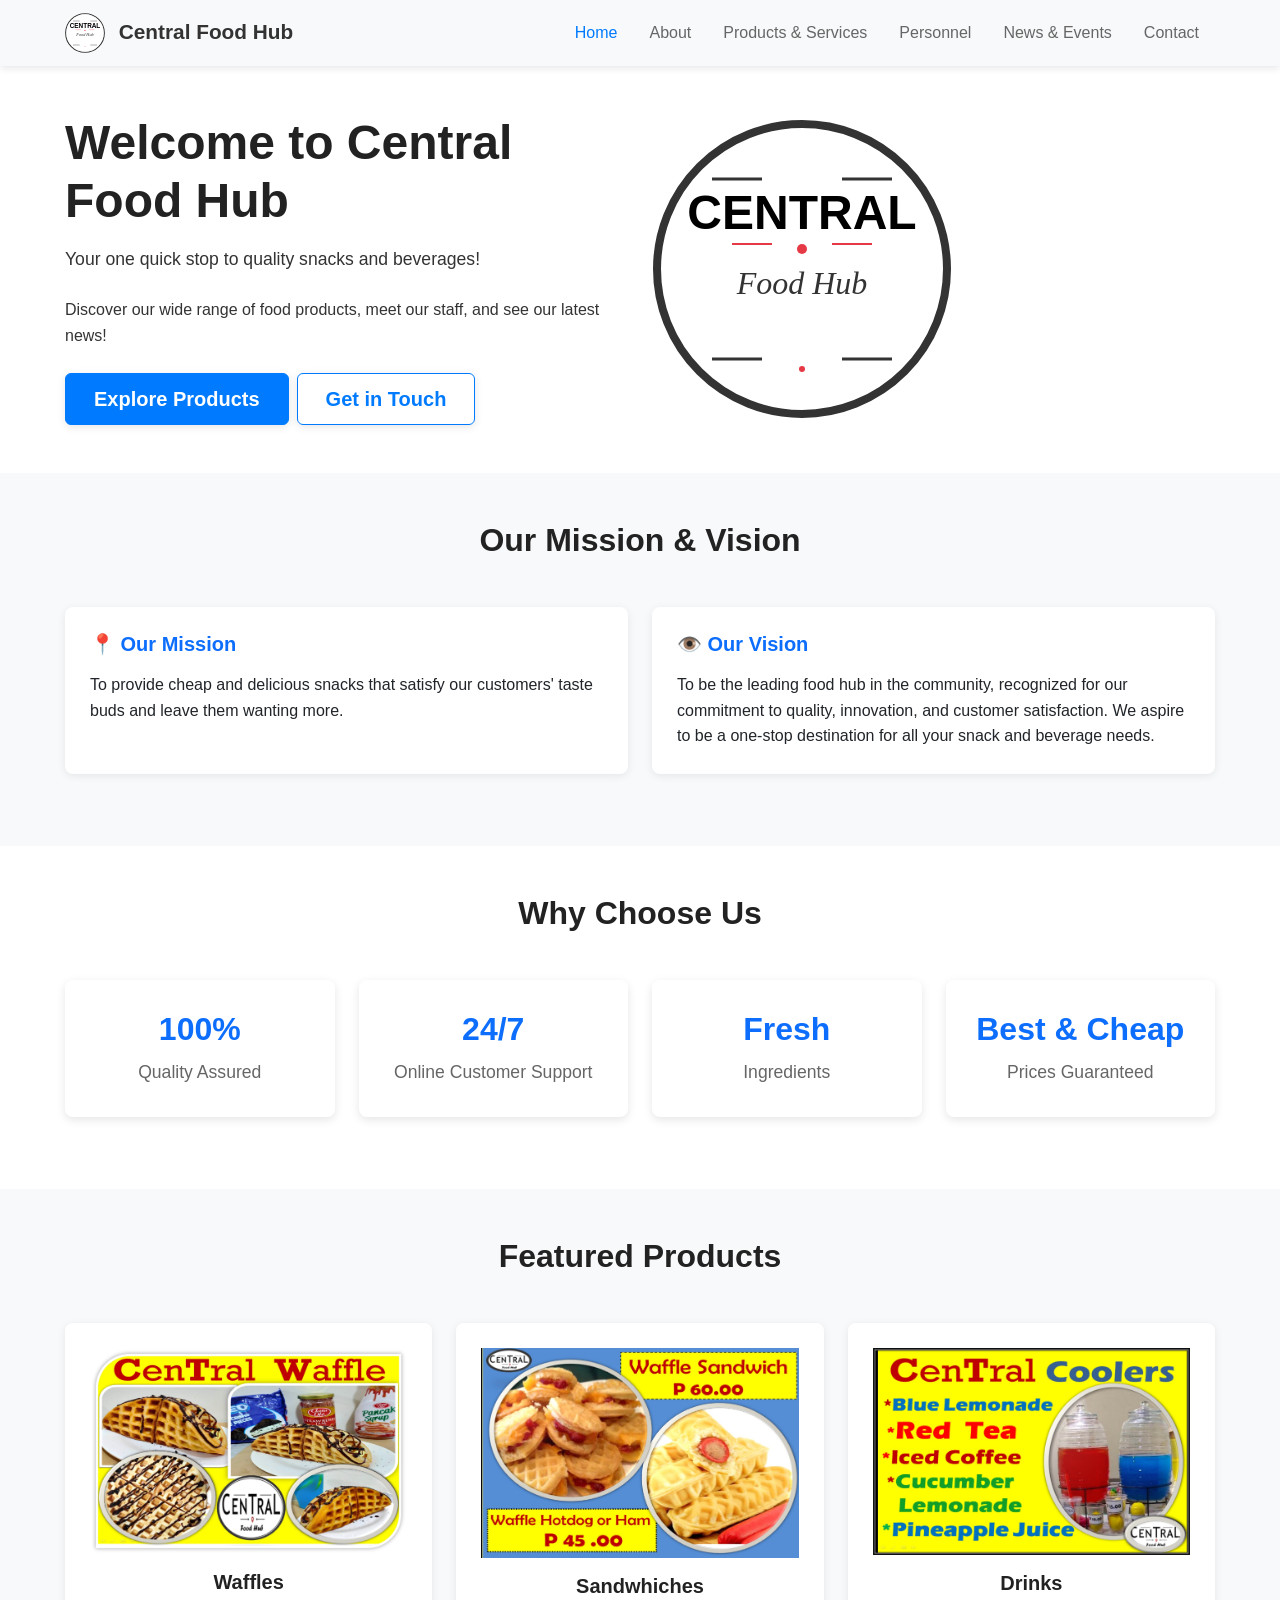
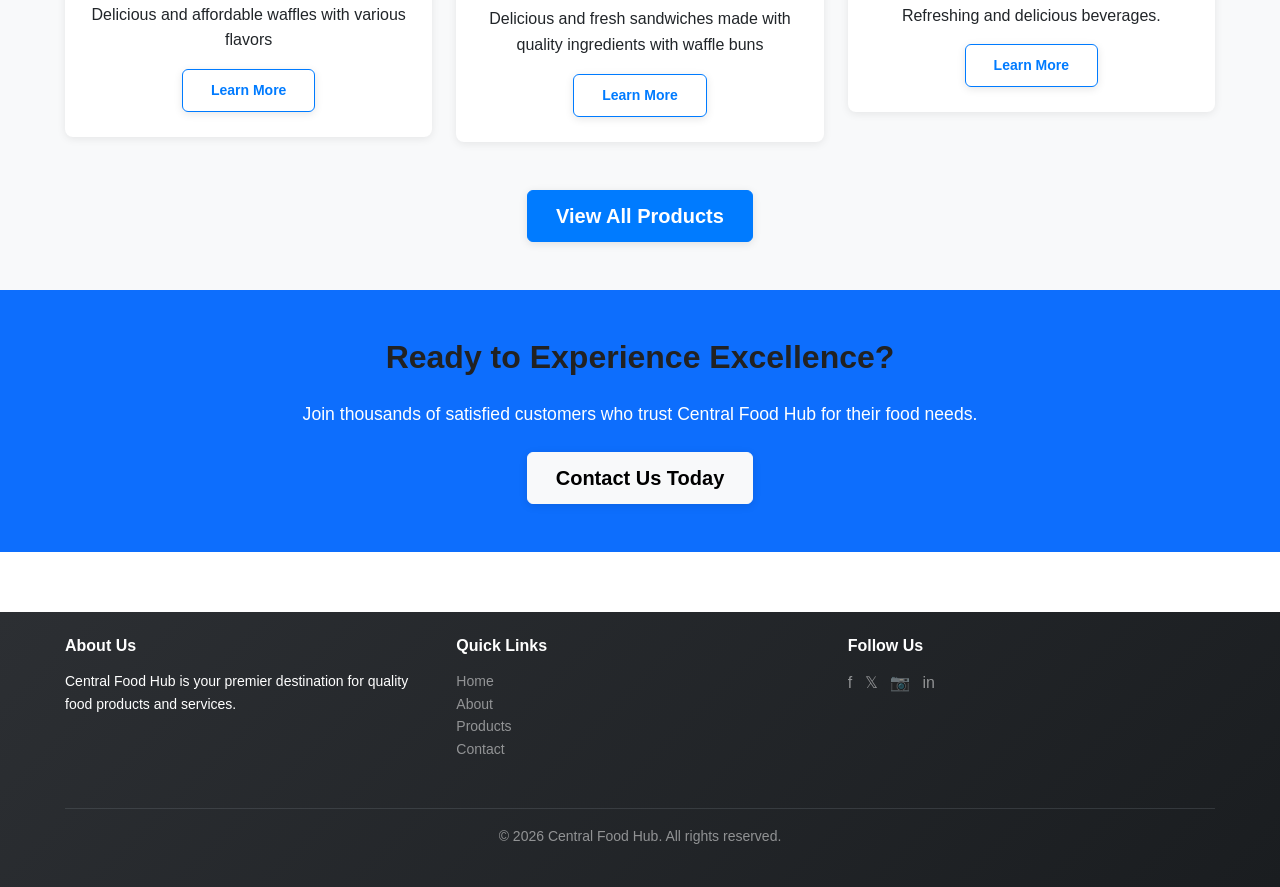
<file: Wafflestore github repo/home.html>
<!DOCTYPE html>
<html lang="en">
<head>
    <meta charset="UTF-8">
    <meta name="viewport" content="width=device-width, initial-scale=1.0">
    <title>Home - Central Food Hub</title>
    <link href="https://cdn.jsdelivr.net/npm/bootstrap@5.3.0/dist/css/bootstrap.min.css" rel="stylesheet">
    <link rel="stylesheet" href="css/style.css">
    <link rel="icon" type="image/x-icon" href="images/Storeicon.png">
</head>
<body>
    <!-- Navigation -->
    <nav class="navbar navbar-expand-lg navbar-light bg-light sticky-top">
        <div class="container">
            <a class="navbar-brand" href="home.html">
                <img src="images/logo.svg" alt="Central Food Hub" height="40" class="me-2">
                <strong>Central Food Hub</strong>
            </a>
            <button class="navbar-toggler" type="button" data-bs-toggle="collapse" data-bs-target="#navbarNav">
                <span class="navbar-toggler-icon"></span>
            </button>
            <div class="collapse navbar-collapse" id="navbarNav">
                <ul class="navbar-nav ms-auto">
                    <li class="nav-item"><a class="nav-link active" href="home.html">Home</a></li>
                    <li class="nav-item"><a class="nav-link" href="about.html">About</a></li>
                    <li class="nav-item"><a class="nav-link" href="products-services.html">Products & Services</a></li>
                    <li class="nav-item"><a class="nav-link" href="personnel.html">Personnel</a></li>
                    <li class="nav-item"><a class="nav-link" href="news-events.html">News & Events</a></li>
                    <li class="nav-item"><a class="nav-link" href="contact.html">Contact</a></li>
                </ul>
            </div>
        </div>
    </nav>

    <!-- Hero Section -->
    <section class="hero-section py-5 bg-gradient">
        <div class="container">
            <div class="row align-items-center">
                <div class="col-lg-6">
                    <h1 class="display-5 fw-bold mb-3">Welcome to Central Food Hub</h1>
                    <p class="lead mb-4">Your one quick stop to quality snacks and beverages!</p>
                    <p class="mb-4">Discover our wide range of food products, meet our staff, and see our latest news!</p>
                    <div class="d-grid gap-2 d-md-flex">
                        <a href="products-services.html" class="btn btn-primary btn-lg">Explore Products</a>
                        <a href="contact.html" class="btn btn-outline-primary btn-lg">Get in Touch</a>
                    </div>
                </div>
                <div class="col-lg-6">
                    <img src="images/logo.svg" alt="Central Food Hub" class="img-fluid">
                </div>
            </div>
        </div>
    </section>

    <!-- Mission & Vision -->
    <section id="about" class="py-5 bg-light">
        <div class="container">
            <h2 class="text-center mb-5 fw-bold">Our Mission & Vision</h2>
            <div class="row">
                <div class="col-lg-6 mb-4">
                    <div class="card h-100 border-0 shadow-sm">
                        <div class="card-body">
                            <h5 class="card-title text-primary mb-3">
                                📍 Our Mission
                            </h5>
                            <p class="card-text">To provide cheap and delicious snacks that satisfy our customers' taste buds and leave them wanting more.</p>
                        </div>
                    </div>
                </div>
                <div class="col-lg-6 mb-4">
                    <div class="card h-100 border-0 shadow-sm">
                        <div class="card-body">
                            <h5 class="card-title text-primary mb-3">
                                👁️ Our Vision
                            </h5>
                            <p class="card-text">To be the leading food hub in the community, recognized for our commitment to quality, innovation, and customer satisfaction. We aspire to be a one-stop destination for all your snack and beverage needs.</p>
                        </div>
                    </div>
                </div>
            </div>
        </div>
    </section>

    <!-- Quick Stats -->
    <section class="py-5">
        <div class="container">
            <h2 class="text-center mb-5 fw-bold">Why Choose Us</h2>
            <div class="row text-center">
                <div class="col-md-3 mb-4">
                    <div class="stat-card">
                        <h3 class="text-primary fw-bold">100%</h3>
                        <p>Quality Assured</p>
                    </div>
                </div>
                <div class="col-md-3 mb-4">
                    <div class="stat-card">
                        <h3 class="text-primary fw-bold">24/7</h3>
                        <p>Online Customer Support</p>
                    </div>
                </div>
                <div class="col-md-3 mb-4">
                    <div class="stat-card">
                        <h3 class="text-primary fw-bold">Fresh</h3>
                        <p>Ingredients</p>
                    </div>
                </div>
                <div class="col-md-3 mb-4">
                    <div class="stat-card">
                        <h3 class="text-primary fw-bold">Best & Cheap</h3>
                        <p>Prices Guaranteed</p>
                    </div>
                </div>
            </div>
        </div>
    </section>

    <!-- Featured Products -->
    <section class="py-5 bg-light">
        <div class="container">
            <h2 class="text-center mb-5 fw-bold">Featured Products</h2>
            <div class="row">
                <div class="col-md-4 mb-4">
                    <div class="card border-0 shadow-sm">
                        <div class="card-body text-center">
                            <div class="display-1 text-success mb-3"><img src="images/wafflepromo.jpg" alt="Waffles" class="img-fluid"></div>
                            <h5 class="card-title">Waffles</h5>
                            <p class="card-text">Delicious and affordable waffles with various flavors</p>
                            <a href="products-services.html" class="btn btn-sm btn-outline-primary">Learn More</a>
                        </div>
                    </div>
                </div>
                <div class="col-md-4 mb-4">
                    <div class="card border-0 shadow-sm">
                        <div class="card-body text-center">
                            <div class="display-1 text-info mb-3"><img src="images/sandwhiches.jpg" alt="Sandwhiches" class="img-fluid"></div>
                            <h5 class="card-title">Sandwhiches</h5>
                            <p class="card-text">Delicious and fresh sandwiches made with quality ingredients with waffle buns</p>
                            <a href="products-services.html" class="btn btn-sm btn-outline-primary">Learn More</a>
                        </div>
                    </div>
                </div>
                <div class="col-md-4 mb-4">
                    <div class="card border-0 shadow-sm">
                        <div class="card-body text-center">
                            <div class="display-1 text-danger mb-3"><img src="images/centralcoolers.jpg" alt="Central Coolers" class="img-fluid"></div>
                            <h5 class="card-title">Drinks</h5>
                            <p class="card-text">Refreshing and delicious beverages.</p>
                            <a href="products-services.html" class="btn btn-sm btn-outline-primary">Learn More</a>
                        </div>
                    </div>
                </div>
            </div>
            <div class="text-center mt-4">
                <a href="products-services.html" class="btn btn-primary btn-lg">View All Products</a>
            </div>
        </div>
    </section>

    <!-- CTA Section -->
    <section class="py-5 bg-primary text-white">
        <div class="container text-center">
            <h2 class="mb-4">Ready to Experience Excellence?</h2>
            <p class="lead mb-4">Join thousands of satisfied customers who trust Central Food Hub for their food needs.</p>
            <a href="contact.html" class="btn btn-light btn-lg">Contact Us Today</a>
        </div>
    </section>

    <!-- Footer -->
    <footer class="bg-dark text-white py-4">
        <div class="container">
            <div class="row">
                <div class="col-md-4 mb-3">
                    <h6 class="fw-bold">About Us</h6>
                    <p class="small">Central Food Hub is your premier destination for quality food products and services.</p>
                </div>
                <div class="col-md-4 mb-3">
                    <h6 class="fw-bold">Quick Links</h6>
                    <ul class="list-unstyled small">
                        <li><a href="home.html" class="text-white-50">Home</a></li>
                        <li><a href="about.html" class="text-white-50">About</a></li>
                        <li><a href="products-services.html" class="text-white-50">Products</a></li>
                        <li><a href="contact.html" class="text-white-50">Contact</a></li>
                    </ul>
                </div>
                <div class="col-md-4 mb-3">
                    <h6 class="fw-bold">Follow Us</h6>
                    <a href="#" class="text-white-50 me-2">f</a>
                    <a href="#" class="text-white-50 me-2">𝕏</a>
                    <a href="#" class="text-white-50 me-2">📷</a>
                    <a href="#" class="text-white-50">in</a>
                </div>
            </div>
            <hr class="bg-secondary">
            <div class="text-center small text-white-50">
                <p>&copy; 2026 Central Food Hub. All rights reserved.</p>
            </div>
        </div>
    </footer>

    <script src="https://cdn.jsdelivr.net/npm/bootstrap@5.3.0/dist/js/bootstrap.bundle.min.js"></script>
</body>
</html>
</file>
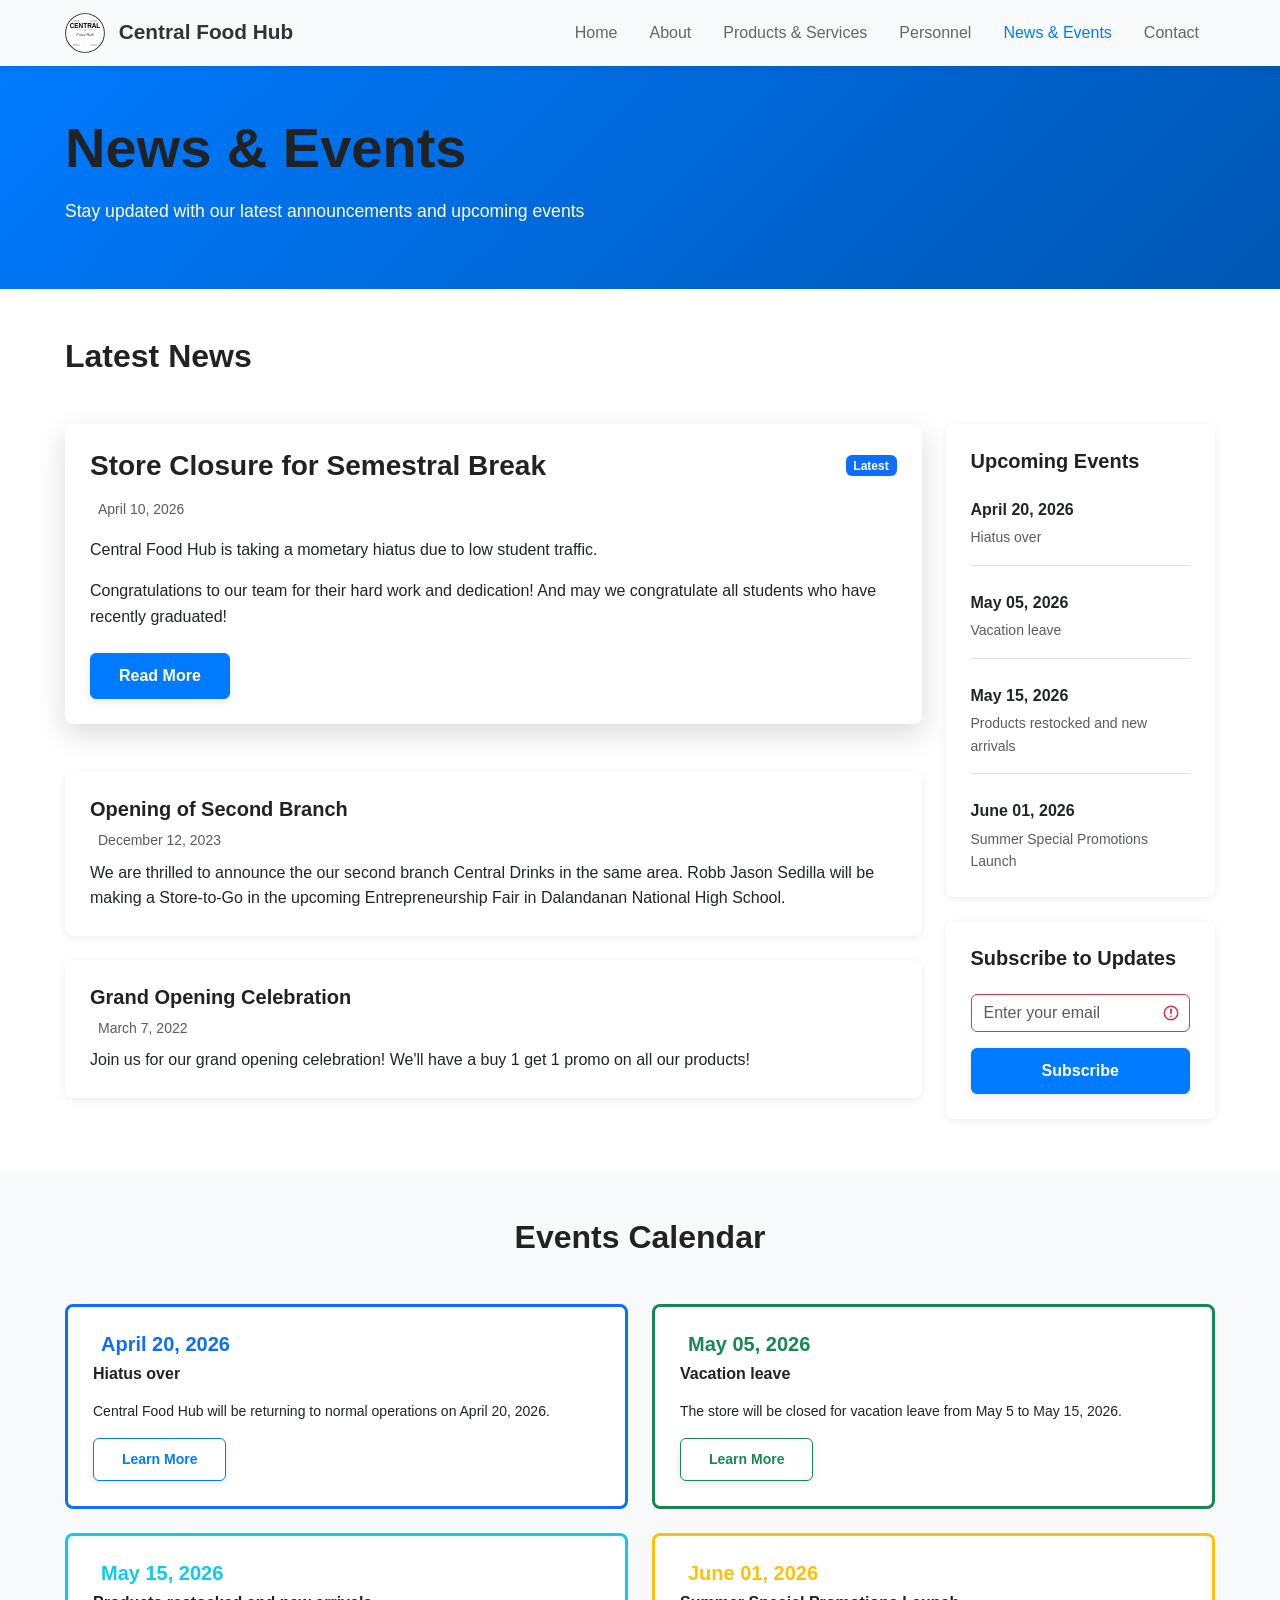
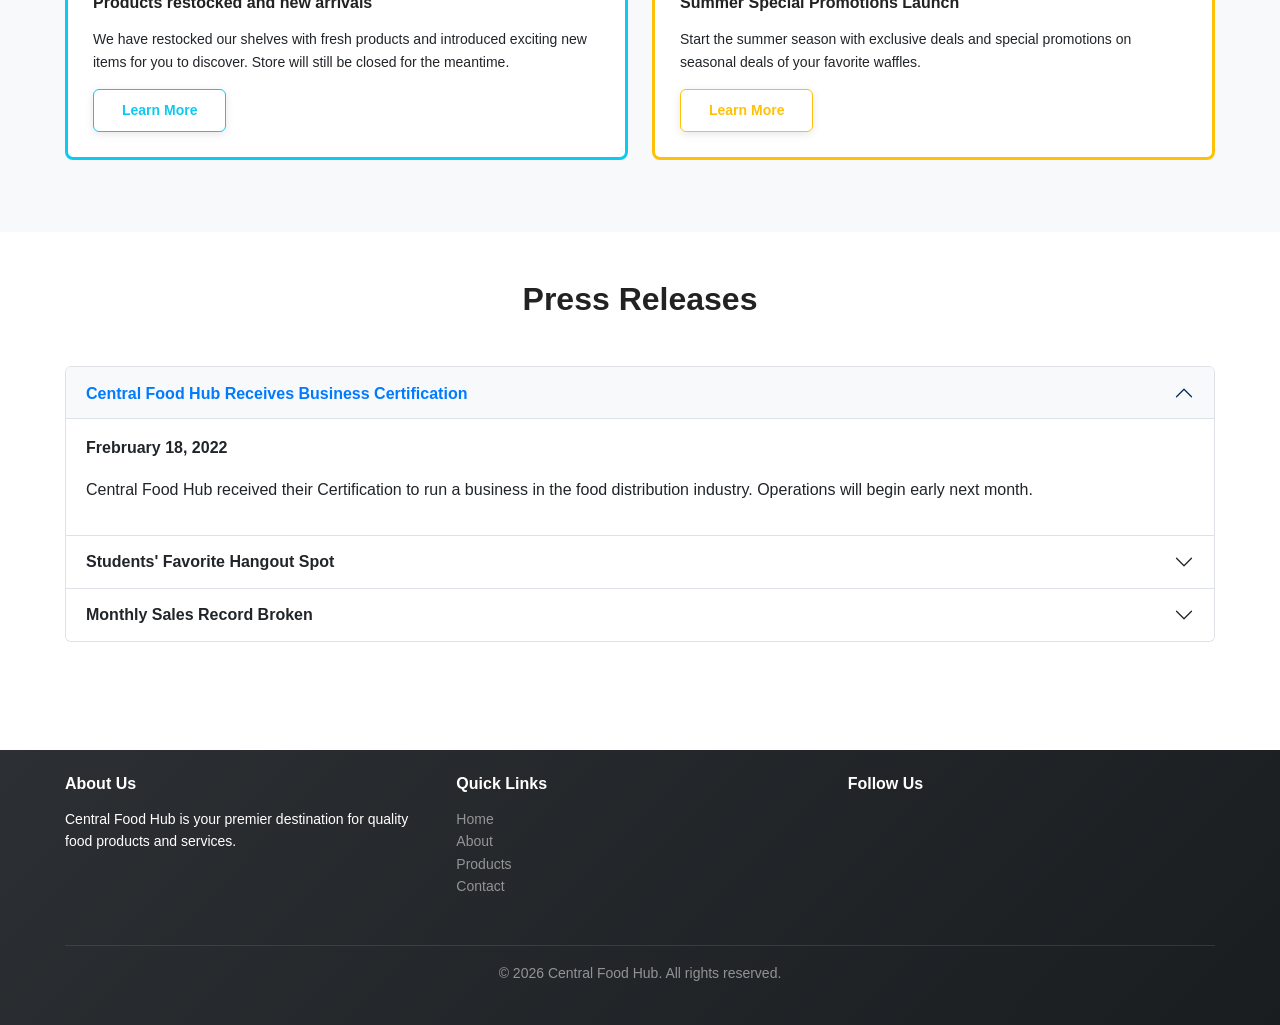
<file: Wafflestore github repo/news-events.html>
<!DOCTYPE html>
<html lang="en">
<head>
    <meta charset="UTF-8">
    <meta name="viewport" content="width=device-width, initial-scale=1.0">
    <title>News & Events - Central Food Hub</title>
    <link href="https://cdn.jsdelivr.net/npm/bootstrap@5.3.0/dist/css/bootstrap.min.css" rel="stylesheet">
    <link rel="stylesheet" href="css/style.css">
    <link rel="icon" type="image/x-icon" href="images/Storeicon.png">
</head>
<body>
    <!-- Navigation -->
    <nav class="navbar navbar-expand-lg navbar-light bg-light sticky-top">
        <div class="container">
            <a class="navbar-brand" href="home.html">
                <img src="images/logo.svg" alt="Central Food Hub" height="40" class="me-2">
                <strong>Central Food Hub</strong>
            </a>
            <button class="navbar-toggler" type="button" data-bs-toggle="collapse" data-bs-target="#navbarNav">
                <span class="navbar-toggler-icon"></span>
            </button>
            <div class="collapse navbar-collapse" id="navbarNav">
                <ul class="navbar-nav ms-auto">
                    <li class="nav-item"><a class="nav-link" href="home.html">Home</a></li>
                    <li class="nav-item"><a class="nav-link" href="about.html">About</a></li>
                    <li class="nav-item"><a class="nav-link" href="products-services.html">Products & Services</a></li>
                    <li class="nav-item"><a class="nav-link" href="personnel.html">Personnel</a></li>
                    <li class="nav-item"><a class="nav-link active" href="news-events.html">News & Events</a></li>
                    <li class="nav-item"><a class="nav-link" href="contact.html">Contact</a></li>
                </ul>
            </div>
        </div>
    </nav>

    <!-- Page Header -->
    <section class="page-header py-5 bg-primary text-white">
        <div class="container">
            <h1 class="display-4 fw-bold">News & Events</h1>
            <p class="lead">Stay updated with our latest announcements and upcoming events</p>
        </div>
    </section>

    <!-- Featured News -->
    <section class="py-5">
        <div class="container">
            <h2 class="mb-5 fw-bold">Latest News</h2>
            <div class="row">
                <div class="col-lg-9">
                    <!-- Featured Article -->
                    <div class="card border-0 shadow-lg mb-5">
                        <div class="card-body">
                            <div class="d-flex justify-content-between align-items-center mb-3">
                                <h3 class="card-title mb-0">Store Closure for Semestral Break</h3>
                                <span class="badge bg-primary">Latest</span>
                            </div>
                            <p class="text-muted small mb-3">
                                <i class="far fa-calendar me-2"></i>April 10, 2026
                            </p>
                            <p class="card-text mb-3">Central Food Hub is taking a mometary hiatus due to low student traffic.</p>
                            <p class="card-text mb-4">Congratulations to our team for their hard work and dedication! And may we congratulate all students who have recently graduated!</p>
                            <a href="#" class="btn btn-primary">Read More</a>
                        </div>
                    </div>

                    <!-- News Articles -->
                    <div class="card border-0 shadow-sm mb-4">
                        <div class="card-body">
                            <div class="d-flex">
                                <div class="flex-grow-1">
                                    <h5 class="card-title">Opening of Second Branch</h5>
                                    <p class="text-muted small mb-2">
                                        <i class="far fa-calendar me-2"></i>December 12, 2023
                                    </p>
                                    <p class="card-text">We are thrilled to announce the our second branch Central Drinks in the same area. Robb Jason Sedilla will be making a Store-to-Go in the upcoming Entrepreneurship Fair in Dalandanan National High School.</p>
                                </div>
                            </div>
                        </div>
                    </div>

                    <div class="card border-0 shadow-sm mb-4">
                        <div class="card-body">
                            <h5 class="card-title">Grand Opening Celebration</h5>
                            <p class="text-muted small mb-2">
                                <i class="far fa-calendar me-2"></i>March 7, 2022
                            </p>
                            <p class="card-text">Join us for our grand opening celebration! We'll have a buy 1 get 1 promo on all our products!</p>
                        </div>
                    </div>


                </div>

                <!-- Sidebar -->
                <div class="col-lg-3">
                    <div class="card border-0 shadow-sm mb-4">
                        <div class="card-body">
                            <h5 class="card-title mb-4">Upcoming Events</h5>
                            <div class="event-item mb-4 pb-3 border-bottom">
                                <p class="mb-1"><strong>April 20, 2026</strong></p>
                                <p class="text-muted small mb-0">Hiatus over</p>
                            </div>
                            <div class="event-item mb-4 pb-3 border-bottom">
                                <p class="mb-1"><strong>May 05, 2026</strong></p>
                                <p class="text-muted small mb-0">Vacation leave</p>
                            </div>
                            <div class="event-item mb-4 pb-3 border-bottom">
                                <p class="mb-1"><strong>May 15, 2026</strong></p>
                                <p class="text-muted small mb-0">Products restocked and new arrivals</p>
                            </div>
                            <div class="event-item">
                                <p class="mb-1"><strong>June 01, 2026</strong></p>
                                <p class="text-muted small mb-0">Summer Special Promotions Launch</p>
                            </div>
                        </div>
                    </div>

                    <div class="card border-0 shadow-sm">
                        <div class="card-body">
                            <h5 class="card-title mb-4">Subscribe to Updates</h5>
                            <form>
                                <div class="mb-3">
                                    <input type="email" class="form-control" placeholder="Enter your email" required>
                                </div>
                                <button type="submit" class="btn btn-primary w-100">Subscribe</button>
                            </form>
                        </div>
                    </div>
                </div>
            </div>
        </div>
    </section>

    <!-- Events Calendar Section -->
    <section class="py-5 bg-light">
        <div class="container">
            <h2 class="mb-5 fw-bold text-center">Events Calendar</h2>
            <div class="row">
                <div class="col-md-6 mb-4">
                    <div class="card border-primary border-3">
                        <div class="card-body">
                            <h5 class="card-title text-primary">
                                <i class="fas fa-calendar-alt me-2"></i>April 20, 2026
                            </h5>
                            <h6 class="mb-3">Hiatus over</h6>
                            <p class="card-text small">Central Food Hub will be returning to normal operations on April 20, 2026.</p>
                            <a href="#" class="btn btn-sm btn-outline-primary">Learn More</a>
                        </div>
                    </div>
                </div>
                <div class="col-md-6 mb-4">
                    <div class="card border-success border-3">
                        <div class="card-body">
                            <h5 class="card-title text-success">
                                <i class="fas fa-calendar-alt me-2"></i>May 05, 2026
                            </h5>
                            <h6 class="mb-3">Vacation leave</h6>
                            <p class="card-text small">The store will be closed for vacation leave from May 5 to May 15, 2026.</p>
                            <a href="#" class="btn btn-sm btn-outline-success">Learn More</a>
                        </div>
                    </div>
                </div>
                <div class="col-md-6 mb-4">
                    <div class="card border-info border-3">
                        <div class="card-body">
                            <h5 class="card-title text-info">
                                <i class="fas fa-calendar-alt me-2"></i>May 15, 2026
                            </h5>
                            <h6 class="mb-3">Products restocked and new arrivals</h6>
                            <p class="card-text small">We have restocked our shelves with fresh products and introduced exciting new items for you to discover. Store will still be closed for the meantime.</p>
                            <a href="#" class="btn btn-sm btn-outline-info">Learn More</a>
                        </div>
                    </div>
                </div>
                <div class="col-md-6 mb-4">
                    <div class="card border-warning border-3">
                        <div class="card-body">
                            <h5 class="card-title text-warning">
                                <i class="fas fa-calendar-alt me-2"></i>June 01, 2026
                            </h5>
                            <h6 class="mb-3">Summer Special Promotions Launch</h6>
                            <p class="card-text small">Start the summer season with exclusive deals and special promotions on seasonal deals of your favorite waffles.</p>
                            <a href="#" class="btn btn-sm btn-outline-warning">Learn More</a>
                        </div>
                    </div>
                </div>
            </div>
        </div>
    </section>

    <!-- Press Releases -->
    <section class="py-5">
        <div class="container">
            <h2 class="mb-5 fw-bold text-center">Press Releases</h2>
            <div class="accordion" id="pressAccordion">
                <div class="accordion-item">
                    <h2 class="accordion-header">
                        <button class="accordion-button" type="button" data-bs-toggle="collapse" data-bs-target="#press1">
                            Central Food Hub Receives Business Certification
                        </button>
                    </h2>
                    <div id="press1" class="accordion-collapse collapse show" data-bs-parent="#pressAccordion">
                        <div class="accordion-body">
                            <p><strong>Frebruary 18, 2022</strong></p>
                            <p>Central Food Hub received their Certification to run a business in the food distribution industry. Operations will begin early next month.</p>
                        </div>
                    </div>
                </div>
                <div class="accordion-item">
                    <h2 class="accordion-header">
                        <button class="accordion-button collapsed" type="button" data-bs-toggle="collapse" data-bs-target="#press2">
                            Students' Favorite Hangout Spot
                        </button>
                    </h2>
                    <div id="press2" class="accordion-collapse collapse" data-bs-parent="#pressAccordion">
                        <div class="accordion-body">
                            <p><strong>March 3, 2026</strong></p>
                            <p>Central Food Hub has become the preferred gathering place for students, offering a welcoming environment and a wide selection of delicious food options.</p>
                        </div>
                    </div>
                </div>
                <div class="accordion-item">
                    <h2 class="accordion-header">
                        <button class="accordion-button collapsed" type="button" data-bs-toggle="collapse" data-bs-target="#press3">
                            Monthly Sales Record Broken
                        </button>
                    </h2>
                    <div id="press3" class="accordion-collapse collapse" data-bs-parent="#pressAccordion">
                        <div class="accordion-body">
                            <p><strong>February 20, 2026</strong></p>
                            <p>Central Food Hub achieved a new monthly sales record, reflecting the growing popularity of our products and services among customers.</p>
                        </div>
                    </div>
                </div>
            </div>
        </div>
    </section>

    <!-- Footer -->
    <footer class="bg-dark text-white py-4">
        <div class="container">
            <div class="row">
                <div class="col-md-4 mb-3">
                    <h6 class="fw-bold">About Us</h6>
                    <p class="small">Central Food Hub is your premier destination for quality food products and services.</p>
                </div>
                <div class="col-md-4 mb-3">
                    <h6 class="fw-bold">Quick Links</h6>
                    <ul class="list-unstyled small">
                        <li><a href="home.html" class="text-white-50">Home</a></li>
                        <li><a href="about.html" class="text-white-50">About</a></li>
                        <li><a href="products-services.html" class="text-white-50">Products</a></li>
                        <li><a href="contact.html" class="text-white-50">Contact</a></li>
                    </ul>
                </div>
                <div class="col-md-4 mb-3">
                    <h6 class="fw-bold">Follow Us</h6>
                    <a href="#" class="text-white-50 me-2"><i class="fab fa-facebook"></i></a>
                    <a href="#" class="text-white-50 me-2"><i class="fab fa-twitter"></i></a>
                    <a href="#" class="text-white-50 me-2"><i class="fab fa-instagram"></i></a>
                    <a href="#" class="text-white-50"><i class="fab fa-linkedin"></i></a>
                </div>
            </div>
            <hr class="bg-secondary">
            <div class="text-center small text-white-50">
                <p>&copy; 2026 Central Food Hub. All rights reserved.</p>
            </div>
        </div>
    </footer>

    <script src="https://cdn.jsdelivr.net/npm/bootstrap@5.3.0/dist/js/bootstrap.bundle.min.js"></script>
</body>
</html>
</file>
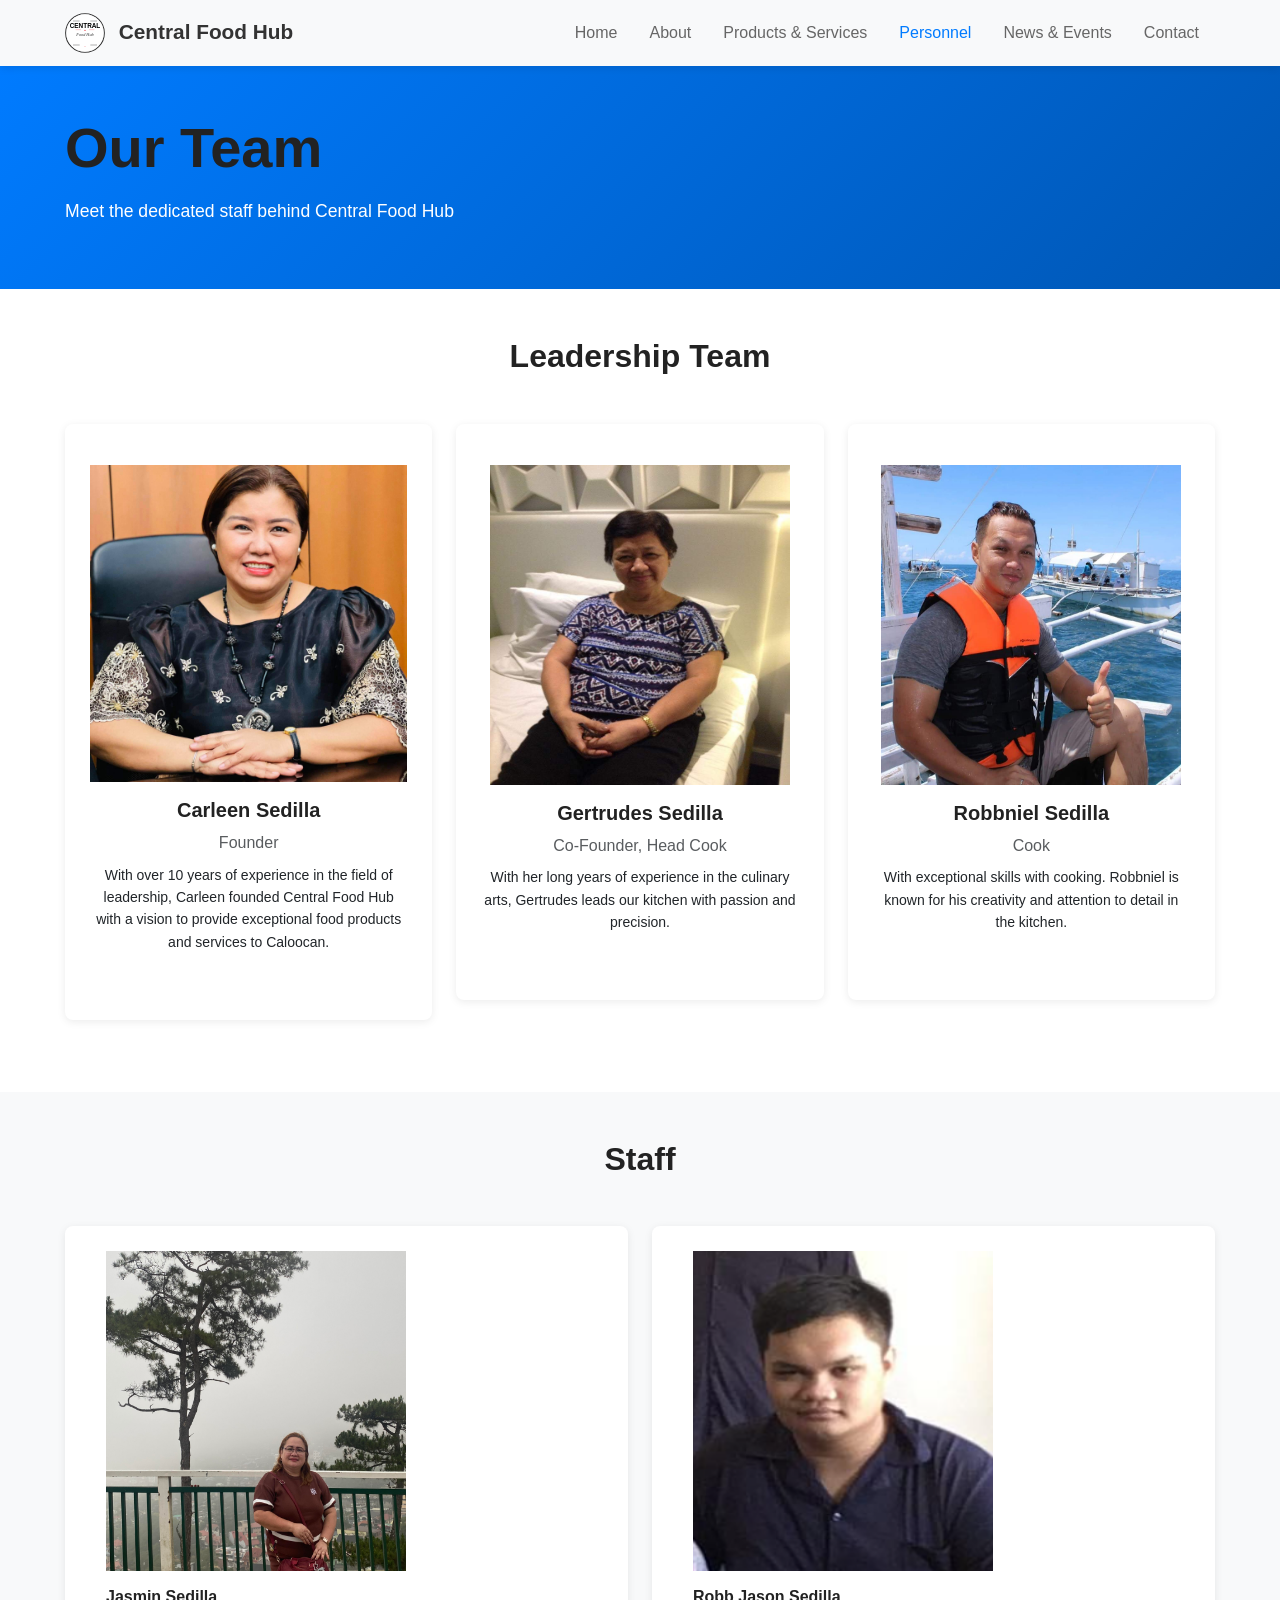
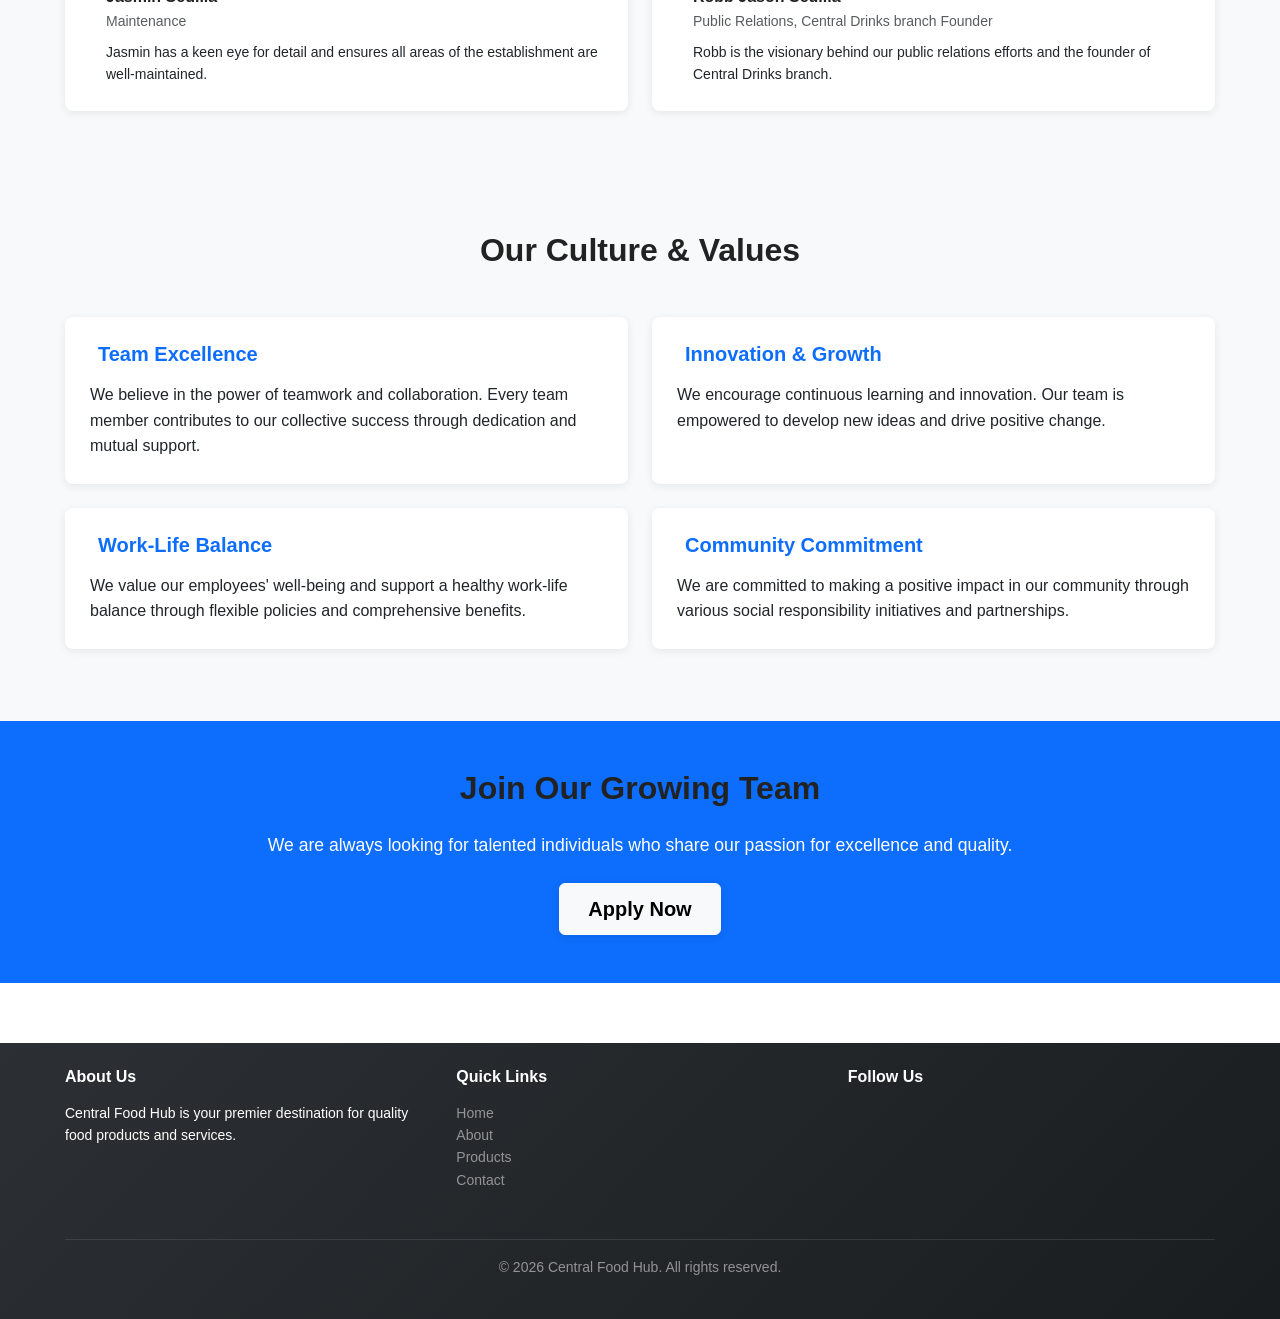
<file: Wafflestore github repo/personnel.html>
<!DOCTYPE html>
<html lang="en">
<head>
    <meta charset="UTF-8">
    <meta name="viewport" content="width=device-width, initial-scale=1.0">
    <title>Our Personnel - Central Food Hub</title>
    <link href="https://cdn.jsdelivr.net/npm/bootstrap@5.3.0/dist/css/bootstrap.min.css" rel="stylesheet">
    <link rel="stylesheet" href="css/style.css">
    <link rel="icon" type="image/x-icon" href="images/Storeicon.png">
</head>
<body>
    <!-- Navigation -->
    <nav class="navbar navbar-expand-lg navbar-light bg-light sticky-top">
        <div class="container">
            <a class="navbar-brand" href="home.html">
                <img src="images/logo.svg" alt="Central Food Hub" height="40" class="me-2">
                <strong>Central Food Hub</strong>
            </a>
            <button class="navbar-toggler" type="button" data-bs-toggle="collapse" data-bs-target="#navbarNav">
                <span class="navbar-toggler-icon"></span>
            </button>
            <div class="collapse navbar-collapse" id="navbarNav">
                <ul class="navbar-nav ms-auto">
                    <li class="nav-item"><a class="nav-link" href="home.html">Home</a></li>
                    <li class="nav-item"><a class="nav-link" href="about.html">About</a></li>
                    <li class="nav-item"><a class="nav-link" href="products-services.html">Products & Services</a></li>
                    <li class="nav-item"><a class="nav-link active" href="personnel.html">Personnel</a></li>
                    <li class="nav-item"><a class="nav-link" href="news-events.html">News & Events</a></li>
                    <li class="nav-item"><a class="nav-link" href="contact.html">Contact</a></li>
                </ul>
            </div>
        </div>
    </nav>

    <!-- Page Header -->
    <section class="page-header py-5 bg-primary text-white">
        <div class="container">
            <h1 class="display-4 fw-bold">Our Team</h1>
            <p class="lead">Meet the dedicated staff behind Central Food Hub</p>
        </div>
    </section>

    <!-- Leadership Section -->
    <section class="py-5">
        <div class="container">
            <h2 class="mb-5 fw-bold text-center">Leadership Team</h2>
            <div class="row">
                <div class="col-md-6 col-lg-4 mb-4">
                    <div class="card border-0 shadow-sm text-center">
                        <div class="card-body">
                            <div class="avatar mb-3">
                                <i class="fas fa-user-circle display-1 text-primary"></i>
                            </div>
                            <div class="display-1 text-info mb-3"><img src="images/Founder.jpg" alt="Sandwhiches" class="img-fluid"></div>
                            <h5 class="card-title">Carleen Sedilla</h5>
                            <p class="text-muted mb-2">Founder</p>
                            <p class="card-text small">With over 10 years of experience in the field of leadership, Carleen founded Central Food Hub with a vision to provide exceptional food products and services to Caloocan.</p>
                            <div class="social-links mt-3">
                                <a href="#" class="text-primary me-2"><i class="fab fa-linkedin"></i></a>
                                <a href="#" class="text-primary me-2"><i class="fab fa-facebook"></i></a>
                                <a href="#" class="text-primary"><i class="fab fa-twitter"></i></a>
                            </div>
                        </div>
                    </div>
                </div>
                <div class="col-md-6 col-lg-4 mb-4">
                    <div class="card border-0 shadow-sm text-center">
                        <div class="card-body">
                            <div class="avatar mb-3">
                                <i class="fas fa-user-circle display-1 text-primary"></i>
                            </div>
                            <div class="display-1 text-info mb-3"><img src="images/CoFounder.jpg" alt="Sandwhiches" width="300" height="320"></div>
                            <h5 class="card-title">Gertrudes Sedilla</h5>
                            <p class="text-muted mb-2">Co-Founder, Head Cook</p>
                            <p class="card-text small">With her long years of experience in the culinary arts, Gertrudes leads our kitchen with passion and precision.</p>
                            <div class="social-links mt-3">
                                <a href="#" class="text-primary me-2"><i class="fab fa-linkedin"></i></a>
                                <a href="#" class="text-primary me-2"><i class="fab fa-facebook"></i></a>
                                <a href="#" class="text-primary"><i class="fab fa-twitter"></i></a>
                            </div>
                        </div>
                    </div>
                </div>
                <div class="col-md-6 col-lg-4 mb-4">
                    <div class="card border-0 shadow-sm text-center">
                        <div class="card-body">
                            <div class="avatar mb-3">
                                <i class="fas fa-user-circle display-1 text-primary"></i>
                            </div>
                            <div class="display-1 text-info mb-3"><img src="images//Dad.jpg" alt="Sandwhiches" width="300" height="320"></div>
                            <h5 class="card-title">Robbniel Sedilla</h5>
                            <p class="text-muted mb-2">Cook</p>
                            <p class="card-text small">With exceptional skills with cooking. Robbniel is known for his creativity and attention to detail in the kitchen.</p>
                            <div class="social-links mt-3">
                                <a href="#" class="text-primary me-2"><i class="fab fa-linkedin"></i></a>
                                <a href="#" class="text-primary me-2"><i class="fab fa-facebook"></i></a>
                                <a href="#" class="text-primary"><i class="fab fa-twitter"></i></a>
                            </div>
                        </div>
                    </div>
                </div>
            </div>
        </div>
    </section>

    <!-- Board Members -->
    <section class="py-5 bg-light">
        <div class="container">
            <h2 class="mb-5 fw-bold text-center">Staff</h2>
            <div class="row">
                <div class="col-md-6 mb-4">
                    <div class="card border-0 shadow-sm">
                        <div class="card-body">
                            <div class="d-flex align-items-center">
                                <div class="flex-shrink-0">
                                    <i class="fas fa-user-circle display-1 text-primary"></i>
                                </div>
                                <div class="flex-grow-1 ms-3">
                                    <div class="display-1 text-info mb-3"><img src="images/Mom.jpg" alt="Jasmin Sedilla" width="300" height="320"></div>
                                    <h6 class="card-title mb-1">Jasmin Sedilla</h6>
                                    <p class="text-muted small mb-2">Maintenance</p>
                                    <p class="card-text small">Jasmin has a keen eye for detail and ensures all areas of the establishment are well-maintained.</p>
                                </div>
                            </div>
                        </div>
                    </div>
                </div>
                <div class="col-md-6 mb-4">
                    <div class="card border-0 shadow-sm">
                        <div class="card-body">
                            <div class="d-flex align-items-center">
                                <div class="flex-shrink-0">
                                    <i class="fas fa-user-circle display-1 text-primary"></i>
                                </div>
                                <div class="flex-grow-1 ms-3">
                                    <div class="display-1 text-info mb-3"><img src="images/pfp.png" alt="Robb Jason Sedilla" width="300" height="320"></div>
                                    <h6 class="card-title mb-1">Robb Jason Sedilla</h6>
                                    <p class="text-muted small mb-2">Public Relations, Central Drinks branch Founder</p>
                                    <p class="card-text small">Robb is the visionary behind our public relations efforts and the founder of Central Drinks branch.</p>
                                </div>
                            </div>
                        </div>
                    </div>
                </div>
            </div>
        </div>
    </section>

    <!-- Our Culture -->
    <section class="py-5 bg-light">
        <div class="container">
            <h2 class="mb-5 fw-bold text-center">Our Culture & Values</h2>
            <div class="row">
                <div class="col-lg-6 mb-4">
                    <div class="card border-0 shadow-sm h-100">
                        <div class="card-body">
                            <h5 class="card-title text-primary mb-3">
                                <i class="fas fa-star me-2"></i>Team Excellence
                            </h5>
                            <p class="card-text">We believe in the power of teamwork and collaboration. Every team member contributes to our collective success through dedication and mutual support.</p>
                        </div>
                    </div>
                </div>
                <div class="col-lg-6 mb-4">
                    <div class="card border-0 shadow-sm h-100">
                        <div class="card-body">
                            <h5 class="card-title text-primary mb-3">
                                <i class="fas fa-lightbulb me-2"></i>Innovation & Growth
                            </h5>
                            <p class="card-text">We encourage continuous learning and innovation. Our team is empowered to develop new ideas and drive positive change.</p>
                        </div>
                    </div>
                </div>
                <div class="col-lg-6 mb-4">
                    <div class="card border-0 shadow-sm h-100">
                        <div class="card-body">
                            <h5 class="card-title text-primary mb-3">
                                <i class="fas fa-balance-scale me-2"></i>Work-Life Balance
                            </h5>
                            <p class="card-text">We value our employees' well-being and support a healthy work-life balance through flexible policies and comprehensive benefits.</p>
                        </div>
                    </div>
                </div>
                <div class="col-lg-6 mb-4">
                    <div class="card border-0 shadow-sm h-100">
                        <div class="card-body">
                            <h5 class="card-title text-primary mb-3">
                                <i class="fas fa-handshake me-2"></i>Community Commitment
                            </h5>
                            <p class="card-text">We are committed to making a positive impact in our community through various social responsibility initiatives and partnerships.</p>
                        </div>
                    </div>
                </div>
            </div>
        </div>
    </section>

    <!-- Join Our Team -->
    <section class="py-5 bg-primary text-white">
        <div class="container text-center">
            <h2 class="mb-4">Join Our Growing Team</h2>
            <p class="lead mb-4">We are always looking for talented individuals who share our passion for excellence and quality.</p>
            <a href="contact.html" class="btn btn-light btn-lg">Apply Now</a>
        </div>
    </section>

    <!-- Footer -->
    <footer class="bg-dark text-white py-4">
        <div class="container">
            <div class="row">
                <div class="col-md-4 mb-3">
                    <h6 class="fw-bold">About Us</h6>
                    <p class="small">Central Food Hub is your premier destination for quality food products and services.</p>
                </div>
                <div class="col-md-4 mb-3">
                    <h6 class="fw-bold">Quick Links</h6>
                    <ul class="list-unstyled small">
                        <li><a href="home.html" class="text-white-50">Home</a></li>
                        <li><a href="about.html" class="text-white-50">About</a></li>
                        <li><a href="products-services.html" class="text-white-50">Products</a></li>
                        <li><a href="contact.html" class="text-white-50">Contact</a></li>
                    </ul>
                </div>
                <div class="col-md-4 mb-3">
                    <h6 class="fw-bold">Follow Us</h6>
                    <a href="#" class="text-white-50 me-2"><i class="fab fa-facebook"></i></a>
                    <a href="#" class="text-white-50 me-2"><i class="fab fa-twitter"></i></a>
                    <a href="#" class="text-white-50 me-2"><i class="fab fa-instagram"></i></a>
                    <a href="#" class="text-white-50"><i class="fab fa-linkedin"></i></a>
                </div>
            </div>
            <hr class="bg-secondary">
            <div class="text-center small text-white-50">
                <p>&copy; 2026 Central Food Hub. All rights reserved.</p>
            </div>
        </div>
    </footer>

    <script src="https://cdn.jsdelivr.net/npm/bootstrap@5.3.0/dist/js/bootstrap.bundle.min.js"></script>
</body>
</html>
</file>
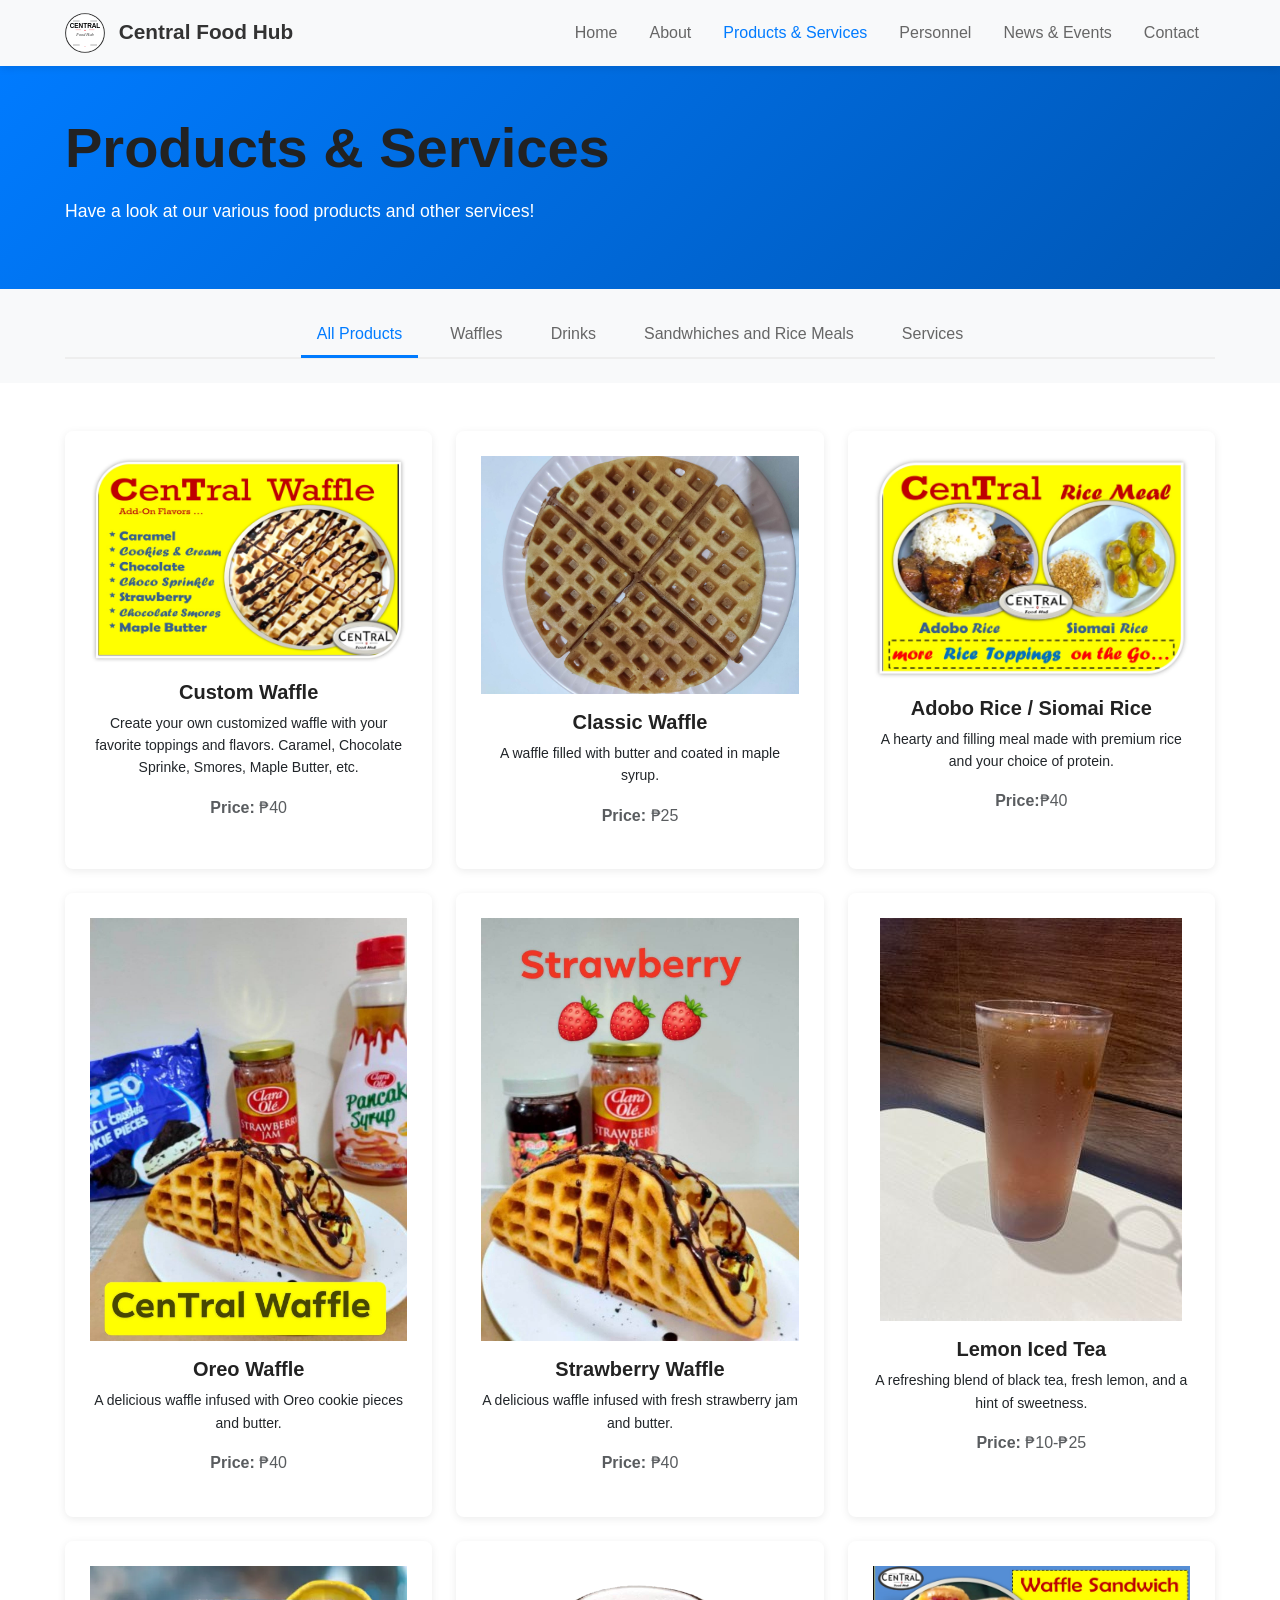
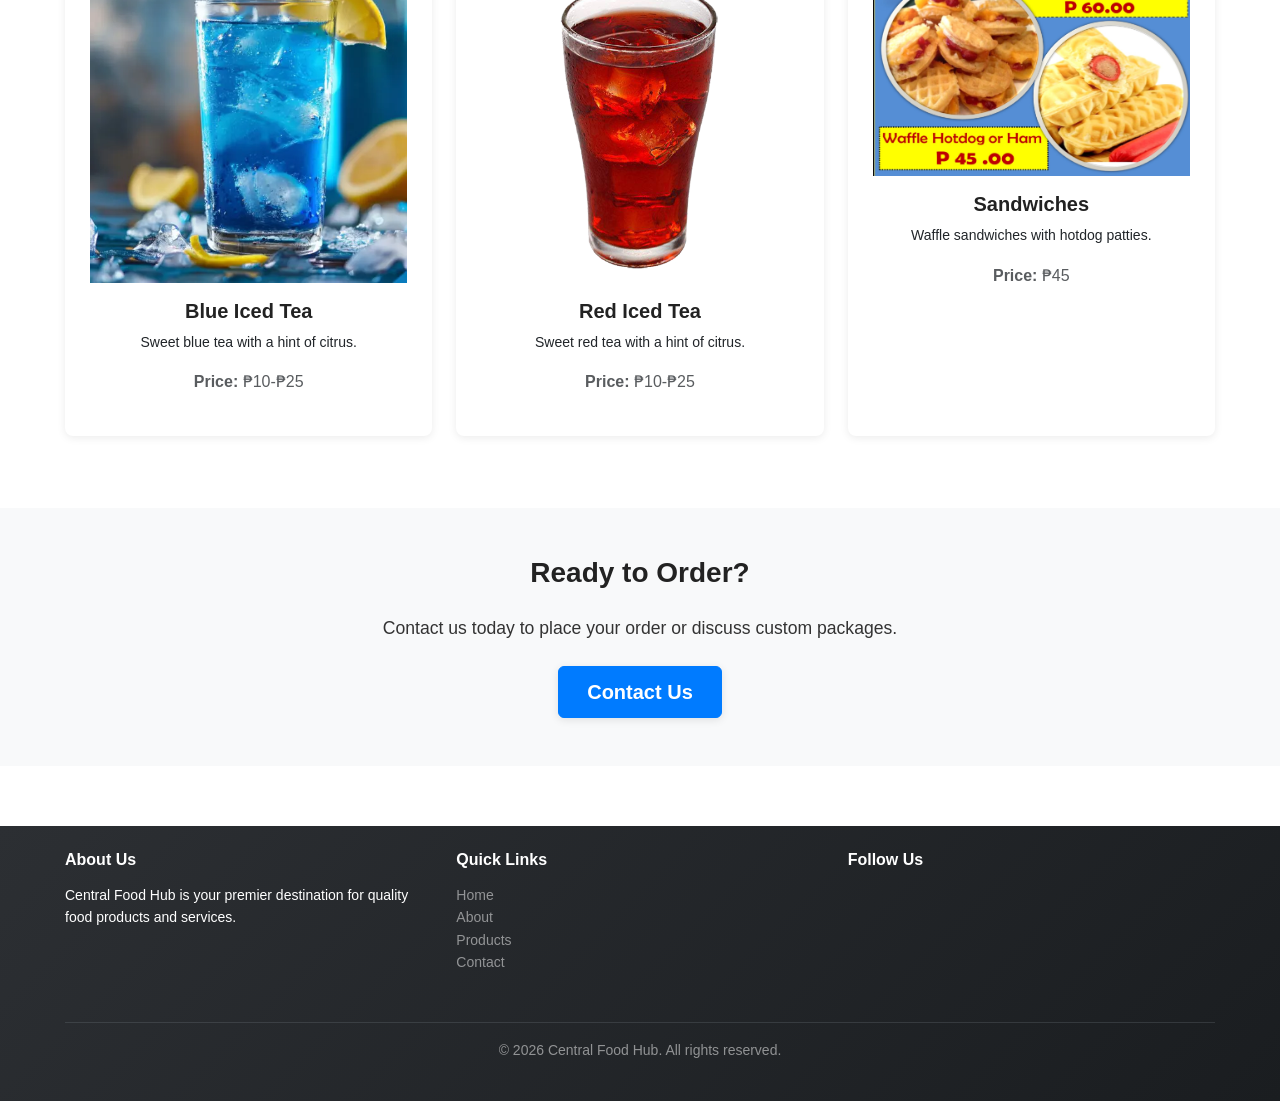
<file: Wafflestore github repo/products-services.html>
<!DOCTYPE html>
<html lang="en">
<head>
    <meta charset="UTF-8">
    <meta name="viewport" content="width=device-width, initial-scale=1.0">
    <title>Products & Services - Central Food Hub</title>
    <link href="https://cdn.jsdelivr.net/npm/bootstrap@5.3.0/dist/css/bootstrap.min.css" rel="stylesheet">
    <link rel="stylesheet" href="css/style.css">
    <link rel="icon" type="image/x-icon" href="images/Storeicon.png">
</head>
<body>
    <!-- Navigation -->
    <nav class="navbar navbar-expand-lg navbar-light bg-light sticky-top">
        <div class="container">
            <a class="navbar-brand" href="home.html">
                <img src="images/logo.svg" alt="Central Food Hub" height="40" class="me-2">
                <strong>Central Food Hub</strong>
            </a>
            <button class="navbar-toggler" type="button" data-bs-toggle="collapse" data-bs-target="#navbarNav">
                <span class="navbar-toggler-icon"></span>
            </button>
            <div class="collapse navbar-collapse" id="navbarNav">
                <ul class="navbar-nav ms-auto">
                    <li class="nav-item"><a class="nav-link" href="home.html">Home</a></li>
                    <li class="nav-item"><a class="nav-link" href="about.html">About</a></li>
                    <li class="nav-item"><a class="nav-link active" href="products-services.html">Products & Services</a></li>
                    <li class="nav-item"><a class="nav-link" href="personnel.html">Personnel</a></li>
                    <li class="nav-item"><a class="nav-link" href="news-events.html">News & Events</a></li>
                    <li class="nav-item"><a class="nav-link" href="contact.html">Contact</a></li>
                </ul>
            </div>
        </div>
    </nav>

    <!-- Page Header -->
    <section class="page-header py-5 bg-primary text-white">
        <div class="container">
            <h1 class="display-4 fw-bold">Products & Services</h1>
            <p class="lead">Have a look at our various food products and other services!</p>
        </div>
    </section>

    <!-- Filter Tabs -->
    <section class="py-4 bg-light">
        <div class="container">
            <ul class="nav nav-tabs justify-content-center" id="productTabs">
                <li class="nav-item">
                    <a class="nav-link active" data-bs-toggle="tab" href="#all">All Products</a>
                </li>
                <li class="nav-item">
                    <a class="nav-link" data-bs-toggle="tab" href="#waffles">Waffles</a>
                </li>
                <li class="nav-item">
                    <a class="nav-link" data-bs-toggle="tab" href="#drinks">Drinks</a>
                </li>
                <li class="nav-item">
                    <a class="nav-link" data-bs-toggle="tab" href="#sandwhiches">Sandwhiches and Rice Meals</a>
                </li>
                <li class="nav-item">
                    <a class="nav-link" data-bs-toggle="tab" href="#services">Services</a>
                </li>
            </ul>
        </div>
    </section>

    <!-- Products & Services Section -->
    <section class="py-5">
        <div class="container">
            <div class="tab-content">
                <!-- All Products -->
                <div id="all" class="tab-pane fade show active">
                    <div class="row">
                        <div class="col-md-6 col-lg-4 mb-4">
                            <div class="card border-0 shadow-sm h-100">
                                <div class="card-body text-center">
                                    <div class="display-1 text-success mb-3"><img src="images/chocolateabout.jpg" alt="Custom Waffle" class="img-fluid"></div>
                                    <h5 class="card-title">Custom Waffle</h5>
                                    <p class="card-text small">Create your own customized waffle with your favorite toppings and flavors. Caramel, Chocolate Sprinke, Smores, Maple Butter, etc.</p>
                                    <p class="text-muted"><strong>Price:</strong> ₱40</p>
                                </div>
                            </div>
                        </div>
                        <div class="col-md-6 col-lg-4 mb-4">
                            <div class="card border-0 shadow-sm h-100">
                                <div class="card-body text-center">
                                    <div class="display-1 text-info mb-3"><img src="images/testwaffle.jpg" alt="Plain Waffle" class="img-fluid"></div>
                                    <h5 class="card-title">Classic Waffle</h5>
                                    <p class="card-text small">A waffle filled with butter and coated in maple syrup.</p>
                                    <p class="text-muted"><strong>Price:</strong> ₱25</p>
                                </div>
                            </div>
                        </div>
                        <div class="col-md-6 col-lg-4 mb-4">
                            <div class="card border-0 shadow-sm h-100">
                                <div class="card-body text-center">
                                    <div class="display-1 text-danger mb-3"><img src="images/ricemeal.jpg" alt="Rice Meal" class="img-fluid"></div>
                                    <h5 class="card-title">Adobo Rice / Siomai Rice</h5>
                                    <p class="card-text small">A hearty and filling meal made with premium rice and your choice of protein.</p>
                                    <p class="text-muted"><strong>Price:</strong>₱40</p>
                                </div>
                            </div>
                        </div>
                        <div class="col-md-6 col-lg-4 mb-4">
                            <div class="card border-0 shadow-sm h-100">
                                <div class="card-body text-center">
                                    <div class="display-1 text-danger mb-3"><img src="images/oreo.jpg" alt="Oreo Waffle" class="img-fluid"></div>
                                    <h5 class="card-title">Oreo Waffle</h5>
                                    <p class="card-text small">A delicious waffle infused with Oreo cookie pieces and butter.</p>
                                    <p class="text-muted"><strong>Price:</strong> ₱40</p>
                                </div>
                            </div>
                        </div>
                        <div class="col-md-6 col-lg-4 mb-4">
                            <div class="card border-0 shadow-sm h-100">
                                <div class="card-body text-center">
                                    <div class="display-1 text-danger mb-3"><img src="images/strawberry.jpg" alt="Strawberry Waffle" class="img-fluid"></div>
                                    <h5 class="card-title">Strawberry Waffle</h5>
                                    <p class="card-text small">A delicious waffle infused with fresh strawberry jam and butter.</p>
                                    <p class="text-muted"><strong>Price:</strong> ₱40</p>
                                </div>
                            </div>
                        </div>
                        <div class="col-md-6 col-lg-4 mb-4">
                            <div class="card border-0 shadow-sm h-100">
                                <div class="card-body text-center">
                                    <div class="display-1 text-danger mb-3"><img src="images/lemonicedtea.jpg" alt="Lemon Iced Tea" class="img-fluid"></div>
                                    <h5 class="card-title">Lemon Iced Tea</h5>
                                    <p class="card-text small">A refreshing blend of black tea, fresh lemon, and a hint of sweetness.</p>
                                    <p class="text-muted"><strong>Price:</strong> ₱10-₱25</p>
                                </div>
                            </div>
                        </div>
                        <div class="col-md-6 col-lg-4 mb-4">
                            <div class="card border-0 shadow-sm h-100">
                                <div class="card-body text-center">
                                    <div class="display-1 text-danger mb-3"><img src="images/bluetea.webp" alt="Blue Iced Tea" class="img-fluid"></div>
                                    <h5 class="card-title">Blue Iced Tea</h5>
                                    <p class="card-text small">Sweet blue tea with a hint of citrus.</p>
                                    <p class="text-muted"><strong>Price:</strong> ₱10-₱25</p>
                                </div>
                            </div>
                        </div>
                        <div class="col-md-6 col-lg-4 mb-4">
                            <div class="card border-0 shadow-sm h-100">
                                <div class="card-body text-center">
                                    <div class="display-1 text-danger mb-3"><img src="images/redtea.png" alt="Red Iced Tea" class="img-fluid"></div>
                                    <h5 class="card-title">Red Iced Tea</h5>
                                    <p class="card-text small">Sweet red tea with a hint of citrus.</p>
                                    <p class="text-muted"><strong>Price:</strong> ₱10-₱25</p>
                                </div>
                            </div>
                        </div>
                        <div class="col-md-6 col-lg-4 mb-4">
                            <div class="card border-0 shadow-sm h-100">
                                <div class="card-body text-center">
                                    <div class="display-1 text-danger mb-3"><img src="images/sandwhiches.jpg" alt="Sandwiches" class="img-fluid"></div>
                                    <h5 class="card-title">Sandwiches</h5>
                                    <p class="card-text small">Waffle sandwiches with hotdog patties.</p>
                                    <p class="text-muted"><strong>Price:</strong> ₱45</p>
                                </div>
                            </div>
                        </div>
                    </div>
                </div>

                <!-- Waffles -->
                <div id="waffles" class="tab-pane fade">
                    <div class="row">
                        <div class="col-md-6 col-lg-4 mb-4">
                            <div class="card border-0 shadow-sm h-100">
                                <div class="card-body text-center">
                                    <div class="display-1 text-success mb-3"><img src="images/chocolateabout.jpg" alt="Custom Waffle" class="img-fluid"></div>
                                    <h5 class="card-title">Custom Waffle</h5>
                                    <p class="card-text small">Create your own customized waffle with your favorite toppings and flavors. Caramel, Chocolate Sprinke, Smores, Maple Butter, etc.</p>
                                    <p class="text-muted"><strong>Price:</strong> ₱40</p>
                                </div>
                            </div>
                        </div>
                        <div class="col-md-6 col-lg-4 mb-4">
                            <div class="card border-0 shadow-sm h-100">
                                <div class="card-body text-center">
                                    <div class="display-1 text-info mb-3"><img src="images/testwaffle.jpg" alt="Plain Waffle" class="img-fluid"></div>
                                    <h5 class="card-title">Classic Waffle</h5>
                                    <p class="card-text small">A waffle filled with butter and coated in maple syrup.</p>
                                    <p class="text-muted"><strong>Price:</strong> ₱25</p>
                                </div>
                            </div>
                        </div>
                        <div class="col-md-6 col-lg-4 mb-4">
                            <div class="card border-0 shadow-sm h-100">
                                <div class="card-body text-center">
                                    <div class="display-1 text-danger mb-3"><img src="images/oreo.jpg" alt="Oreo Waffle" class="img-fluid"></div>
                                    <h5 class="card-title">Oreo Waffle</h5>
                                    <p class="card-text small">A delicious waffle infused with Oreo cookie pieces and butter.</p>
                                    <p class="text-muted"><strong>Price:</strong> ₱40</p>
                                </div>
                            </div>
                        </div>
                        <div class="col-md-6 col-lg-4 mb-4">
                            <div class="card border-0 shadow-sm h-100">
                                <div class="card-body text-center">
                                    <div class="display-1 text-danger mb-3"><img src="images/strawberry.jpg" alt="Strawberry Waffle" class="img-fluid"></div>
                                    <h5 class="card-title">Strawberry Waffle</h5>
                                    <p class="card-text small">A delicious waffle infused with fresh strawberry jam and butter.</p>
                                    <p class="text-muted"><strong>Price:</strong> ₱40</p>
                                </div>
                            </div>
                        </div>
                    </div>
                </div>

                <!-- Drinks -->
                <div id="drinks" class="tab-pane fade">
                    <div class="row">
                        <div class="col-md-6 col-lg-4 mb-4">
                            <div class="card border-0 shadow-sm h-100">
                                <div class="card-body text-center">
                                    <div class="display-1 text-danger mb-3"><img src="images/lemonicedtea.jpg" alt="Lemon Iced Tea" class="img-fluid"></div>
                                    <h5 class="card-title">Lemon Iced Tea</h5>
                                    <p class="card-text small">A refreshing blend of black tea, fresh lemon, and a hint of sweetness.</p>
                                    <p class="text-muted"><strong>Price:</strong> ₱10-₱25</p>
                                </div>
                            </div>
                        </div>
                        <div class="col-md-6 col-lg-4 mb-4">
                            <div class="card border-0 shadow-sm h-100">
                                <div class="card-body text-center">
                                    <div class="display-1 text-danger mb-3"><img src="images/bluetea.webp" alt="Blue Iced Tea" class="img-fluid"></div>
                                    <h5 class="card-title">Blue Iced Tea</h5>
                                    <p class="card-text small">Sweet blue tea with a hint of citrus.</p>
                                    <p class="text-muted"><strong>Price:</strong> ₱10-₱25</p>
                                </div>
                            </div>
                        </div>
                        <div class="col-md-6 col-lg-4 mb-4">
                            <div class="card border-0 shadow-sm h-100">
                                <div class="card-body text-center">
                                    <div class="display-1 text-danger mb-3"><img src="images/redtea.png" alt="Red Iced Tea" class="img-fluid"></div>
                                    <h5 class="card-title">Red Iced Tea</h5>
                                    <p class="card-text small">Sweet red tea with a hint of citrus.</p>
                                    <p class="text-muted"><strong>Price:</strong> ₱10-₱25</p>
                                </div>
                            </div>
                        </div>
                    </div>
                </div>

                <!-- Sandwhiches -->
                <div id="sandwhiches" class="tab-pane fade">
                    <div class="row">

                        <div class="col-md-6 col-lg-4 mb-4">
                            <div class="card border-0 shadow-sm h-100">
                                <div class="card-body text-center">
                                    <div class="display-1 text-danger mb-3"><img src="images/ricemeal.jpg" alt="Rice Meal" class="img-fluid"></div>
                                    <h5 class="card-title">Adobo Rice / Siomai Rice</h5>
                                    <p class="card-text small">A hearty and filling meal made with premium rice and your choice of protein.</p>
                                    <p class="text-muted"><strong>Price:</strong>₱40</p>
                                </div>
                            </div>
                        </div>
                        <div class="col-md-6 col-lg-4 mb-4">
                            <div class="card border-0 shadow-sm h-100">
                                <div class="card-body text-center">
                                    <div class="display-1 text-danger mb-3"><img src="images/sandwhiches.jpg" alt="Sandwiches" class="img-fluid"></div>
                                    <h5 class="card-title">Sandwiches</h5>
                                    <p class="card-text small">Waffle sandwiches with hotdog patties.</p>
                                    <p class="text-muted"><strong>Price:</strong> ₱45</p>
                                </div>
                            </div>
                        </div>
                    </div>
                </div>

                <!-- Services -->
                <div id="services" class="tab-pane fade">
                    <div class="row">
                        <div class="col-md-6 mb-4">
                            <div class="card border-0 shadow-sm h-100">
                                <div class="card-body">
                                    <h5 class="card-title text-primary mb-3">🚚 Local Only Delivery Service</h5>
                                    <p class="card-text">Fast and reliable delivery service throughout the region. Same-day delivery available for orders placed before 12 PM.</p>
                                    <ul class="list-unstyled small">
                                        <li>✓ Free delivery for orders over minimum amount</li>
                                    </ul>
                                </div>
                            </div>
                        </div>
                        <div class="col-md-6 mb-4">
                            <div class="card border-0 shadow-sm h-100">
                                <div class="card-body">
                                    <h5 class="card-title text-primary mb-3">🕴 Bulk Orders</h5>
                                    <p class="card-text">Special pricing and packages for restaurants, hotels, catering services, and corporate clients.</p>
                                    <ul class="list-unstyled small">
                                        <li>✓ Competitive wholesale pricing</li>
                                        <li>✓ Customized packages</li>
                                    </ul>
                                </div>
                            </div>
                        </div>
                        <div class="col-md-6 mb-4">
                            <div class="card border-0 shadow-sm h-100">
                                <div class="card-body">
                                    <h5 class="card-title text-primary mb-3">
                                        <i class="fas fa-phone me-2"></i>Customer Support
                                    </h5>
                                    <p class="card-text">Customer service to assist with inquiries, orders, and special requests.</p>
                                    <ul class="list-unstyled small">
                                        <li><i class="fas fa-check text-success me-2"></i>Phone, email, and chat support</li>
                                        <li><i class="fas fa-check text-success me-2"></i>Satisfaction guarantee</li>
                                    </ul>
                                </div>
                            </div>
                        </div>
                    </div>
                </div>
            </div>
        </div>
    </section>

    <!-- CTA Section -->
    <section class="py-5 bg-light">
        <div class="container text-center">
            <h3 class="mb-4">Ready to Order?</h3>
            <p class="lead mb-4">Contact us today to place your order or discuss custom packages.</p>
            <a href="contact.html" class="btn btn-primary btn-lg">Contact Us</a>
        </div>
    </section>

    <!-- Footer -->
    <footer class="bg-dark text-white py-4">
        <div class="container">
            <div class="row">
                <div class="col-md-4 mb-3">
                    <h6 class="fw-bold">About Us</h6>
                    <p class="small">Central Food Hub is your premier destination for quality food products and services.</p>
                </div>
                <div class="col-md-4 mb-3">
                    <h6 class="fw-bold">Quick Links</h6>
                    <ul class="list-unstyled small">
                        <li><a href="home.html" class="text-white-50">Home</a></li>
                        <li><a href="about.html" class="text-white-50">About</a></li>
                        <li><a href="products-services.html" class="text-white-50">Products</a></li>
                        <li><a href="contact.html" class="text-white-50">Contact</a></li>
                    </ul>
                </div>
                <div class="col-md-4 mb-3">
                    <h6 class="fw-bold">Follow Us</h6>
                    <a href="#" class="text-white-50 me-2"><i class="fab fa-facebook"></i></a>
                    <a href="#" class="text-white-50 me-2"><i class="fab fa-twitter"></i></a>
                    <a href="#" class="text-white-50 me-2"><i class="fab fa-instagram"></i></a>
                    <a href="#" class="text-white-50"><i class="fab fa-linkedin"></i></a>
                </div>
            </div>
            <hr class="bg-secondary">
            <div class="text-center small text-white-50">
                <p>&copy; 2026 Central Food Hub. All rights reserved.</p>
            </div>
        </div>
    </footer>

    <script src="https://cdn.jsdelivr.net/npm/bootstrap@5.3.0/dist/js/bootstrap.bundle.min.js"></script>
</body>
</html>
</file>
<file: Wafflestore github repo/css/style.css>
:root {
    --primary-color: #007bff;
    --secondary-color: #6c757d;
    --success-color: #28a745;
    --danger-color: #dc3545;
    --warning-color: #ffc107;
    --info-color: #17a2b8;
    --light-bg: #f8f9fa;
    --dark-bg: #343a40;
    --transition: 0.3s ease all;
}

html, body {
    scroll-behavior: smooth;
    overflow-x: hidden;
}

html {
    font-size: 16px;
    -webkit-text-size-adjust: 100%;
    -ms-text-size-adjust: 100%;
}

body {
    font-family: 'Segoe UI', Tahoma, Geneva, Verdana, sans-serif;
    line-height: 1.6;
    color: #333;
    margin: 0;
    padding: 0;
    min-height: 100vh;
}

.container {
    width: 100%;
    padding-right: 15px;
    padding-left: 15px;
    margin-right: auto;
    margin-left: auto;
}

/* Fluid container for full width */
@media (min-width: 576px) {
    .container {
        max-width: 540px;
    }
}

@media (min-width: 768px) {
    .container {
        max-width: 720px;
        padding-right: 20px;
        padding-left: 20px;
    }
}

@media (min-width: 992px) {
    .container {
        max-width: 960px;
        padding-right: 25px;
        padding-left: 25px;
    }
}

@media (min-width: 1200px) {
    .container {
        max-width: 1140px;
    }
}

@media (min-width: 1400px) {
    .container {
        max-width: 1320px;
    }
}

a {
    color: var(--primary-color);
    text-decoration: none;
    transition: color var(--transition);
}

a:hover {
    color: #0056b3;
}

h1, h2, h3, h4, h5, h6 {
    font-weight: 700;
    color: #222;
    margin-bottom: 1rem;
}

.display-4, .display-5 {
    font-weight: 800;
    line-height: 1.2;
}

.lead {
    font-size: 1.1rem;
    font-weight: 500;
}

.navbar {
    box-shadow: 0 2px 8px rgba(0, 0, 0, 0.1);
    transition: all var(--transition);
}

.navbar-brand {
    font-size: 1.3rem;
    font-weight: 700;
    color: #333 !important;
}

.nav-link {
    margin: 0 8px;
    font-weight: 500;
    color: #666 !important;
    transition: color var(--transition);
}

.nav-link:hover,
.nav-link.active {
    color: var(--primary-color) !important;
}

.page-header {
    background: linear-gradient(135deg, #007bff 0%, #0056b3 100%);
    padding: 80px 0;
}

.hero-section {
    background: linear-gradient(135deg, rgba(0, 123, 255, 0.05) 0%, rgba(0, 123, 255, 0.1) 100%);
    padding: 80px 0;
}

.bg-gradient {
    background: linear-gradient(180deg, #fff 0%, #f8f9fa 100%);
}

.card {
    transition: all var(--transition);
    border-radius: 8px;
}

.card:hover {
    transform: translateY(-5px);
    box-shadow: 0 10px 25px rgba(0, 0, 0, 0.15) !important;
}

.card-title {
    color: #222;
    font-weight: 700;
}

.card-body {
    padding: 25px;
}

.splash-page {
    background: linear-gradient(135deg, #007bff 0%, #0056b3 100%);
    min-height: 100vh;
    display: flex;
    align-items: center;
    justify-content: center;
}

.splash-container {
    max-width: 600px;
    text-align: center;
}

.logo-animation {
    max-width: 200px;
    width: 100%;
    animation: float 3s ease-in-out infinite;
    filter: drop-shadow(0 5px 15px rgba(0, 0, 0, 0.2));
}

@keyframes float {
    0%, 100% {
        transform: translateY(0);
    }
    50% {
        transform: translateY(-20px);
    }
}

.splash-buttons a {
    margin: 10px;
    min-width: 150px;
    transition: all var(--transition);
}

.splash-buttons a:hover {
    transform: scale(1.05);
}

.btn {
    border-radius: 6px;
    font-weight: 600;
    transition: all var(--transition);
    padding: 10px 28px;
}

.btn-primary {
    background-color: var(--primary-color);
    border-color: var(--primary-color);
}

.btn-primary:hover {
    background-color: #0056b3;
    border-color: #0056b3;
    transform: translateY(-2px);
    box-shadow: 0 5px 15px rgba(0, 123, 255, 0.3);
}

.btn-outline-primary {
    color: var(--primary-color);
    border-color: var(--primary-color);
}

.btn-outline-primary:hover {
    background-color: var(--primary-color);
    border-color: var(--primary-color);
}

.stat-card {
    padding: 30px;
    background: white;
    border-radius: 8px;
    box-shadow: 0 3px 10px rgba(0, 0, 0, 0.1);
    transition: all var(--transition);
}

.stat-card:hover {
    transform: translateY(-10px);
    box-shadow: 0 10px 25px rgba(0, 0, 0, 0.15);
}

.stat-card h3 {
    font-size: 2rem;
    margin-bottom: 10px;
}

.stat-card p {
    color: #666;
    font-size: 1.1rem;
    margin: 0;
}

.contact-item {
    display: flex;
    align-items: flex-start;
}

.icon-box {
    min-width: 50px;
    display: flex;
    align-items: center;
    justify-content: center;
}

.contact-item i {
    transition: color var(--transition);
}

.contact-item:hover i {
    transform: scale(1.1);
}

#contactForm .form-control,
#contactForm .form-select {
    border-radius: 6px;
    border: 1px solid #ddd;
    transition: all var(--transition);
    padding: 12px;
}

#contactForm .form-control:focus,
#contactForm .form-select:focus {
    border-color: var(--primary-color);
    box-shadow: 0 0 0 0.2rem rgba(0, 123, 255, 0.25);
}

footer {
    background: linear-gradient(135deg, #2c2f33 0%, #1a1d20 100%);
    margin-top: 60px;
    transition: background var(--transition);
}

footer h6 {
    color: white;
    font-weight: 700;
    margin-bottom: 15px;
}

footer a {
    color: #bbb;
    text-decoration: none;
    transition: color var(--transition);
}

footer a:hover {
    color: var(--primary-color);
}

footer hr {
    border-color: rgba(255, 255, 255, 0.1);
}

.timeline .card {
    position: relative;
    border-left: 4px solid var(--primary-color);
}

.accordion-button {
    font-weight: 600;
    transition: all var(--transition);
}

.accordion-button:not(.collapsed) {
    background-color: #f8f9fa;
    color: var(--primary-color);
}

.accordion-button:focus {
    box-shadow: none;
    border-color: var(--primary-color);
}

.nav-tabs {
    border-bottom: 2px solid #eee;
}

.nav-tabs .nav-link {
    color: #666;
    border: none;
    border-bottom: 3px solid transparent;
    transition: all var(--transition);
}

.nav-tabs .nav-link:hover {
    border-bottom-color: var(--primary-color);
    color: var(--primary-color);
}

.nav-tabs .nav-link.active {
    border-bottom-color: var(--primary-color);
    color: var(--primary-color);
    background-color: transparent;
}

/* Extra Large Screens (1200px+) */
@media (min-width: 1200px) {
    .container {
        max-width: 1200px;
    }
    
    .page-header {
        padding: 100px 0;
    }
    
    .hero-section {
        padding: 100px 0;
    }
}

/* Large Screens (992px - 1199px) */
@media (min-width: 992px) {
    .navbar-brand {
        font-size: 1.3rem;
    }
    
    .display-4 {
        font-size: 3.5rem;
    }
}

/* Medium Screens (768px - 991px) */
@media (max-width: 991px) {
    body {
        font-size: 15px;
    }
    
    h1 {
        font-size: 2rem;
    }
    
    h2 {
        font-size: 1.7rem;
    }
    
    h3 {
        font-size: 1.4rem;
    }
    
    .display-4 {
        font-size: 2.2rem;
    }

    .display-5 {
        font-size: 1.8rem;
    }

    .lead {
        font-size: 1rem;
    }

    .navbar-brand {
        font-size: 1.1rem;
    }

    .nav-link {
        margin: 0 4px;
        padding: 8px 0 !important;
        font-size: 0.95rem;
    }

    .stat-card {
        margin-bottom: 20px;
        padding: 25px 15px;
    }

    .stat-card h3 {
        font-size: 1.8rem;
    }

    .stat-card p {
        font-size: 1rem;
    }

    .navbar-collapse {
        background-color: #f8f9fa;
        border-radius: 8px;
        margin-top: 10px;
        padding: 15px;
    }

    .splash-page {
        padding: 20px;
        min-height: 80vh;
    }

    .logo-animation {
        max-width: 180px;
    }

    .page-header {
        padding: 60px 15px;
    }

    .hero-section {
        padding: 60px 15px;
    }

    .splash-buttons {
        display: flex;
        flex-direction: column;
    }

    .splash-buttons a {
        width: 100%;
        margin: 8px 0;
        font-size: 1rem;
    }

    .card {
        margin-bottom: 15px;
    }

    .card-body {
        padding: 20px;
    }

    .btn {
        padding: 10px 20px;
        font-size: 0.95rem;
    }

    .page-header h1 {
        font-size: 2.2rem;
        margin-bottom: 10px;
    }

    .page-header .lead {
        font-size: 0.95rem;
    }

    .contact-item {
        margin-bottom: 20px;
    }

    .icon-box {
        min-width: 45px;
    }

    .contact-item i {
        font-size: 1.8rem;
    }

    #contactForm .form-control,
    #contactForm .form-select {
        padding: 10px;
        font-size: 1rem;
    }

    footer {
        margin-top: 40px;
    }

    footer h6 {
        font-size: 1rem;
        margin-bottom: 12px;
    }

    footer p, footer ul {
        font-size: 0.9rem;
    }

    .nav-tabs {
        flex-wrap: wrap;
        justify-content: center;
    }

    .nav-tabs .nav-link {
        padding: 10px 12px;
        font-size: 0.85rem;
    }

    .accordion-button {
        font-size: 0.95rem;
        padding: 15px;
    }
}

/* Small Screens (576px - 767px) */
@media (max-width: 767px) {
    html, body {
        font-size: 14px;
    }

    body {
        line-height: 1.5;
    }

    h1 {
        font-size: 1.5rem;
        margin-bottom: 0.8rem;
    }

    h2 {
        font-size: 1.3rem;
        margin-bottom: 0.8rem;
    }

    h3 {
        font-size: 1.1rem;
        margin-bottom: 0.8rem;
    }

    h4, h5, h6 {
        font-size: 1rem;
        margin-bottom: 0.6rem;
    }

    .display-4 {
        font-size: 1.8rem;
        line-height: 1.3;
    }

    .display-5 {
        font-size: 1.5rem;
        line-height: 1.3;
    }

    .lead {
        font-size: 0.95rem;
        font-weight: 400;
    }

    /* Navigation */
    .navbar {
        padding: 10px 0;
    }

    .navbar-brand {
        font-size: 1rem;
    }

    .navbar-brand img {
        height: 30px !important;
    }

    .nav-link {
        padding: 8px 0 !important;
        font-size: 0.9rem;
        margin: 0 !important;
    }

    .navbar-collapse {
        background-color: #f8f9fa;
        border-radius: 6px;
        margin-top: 8px;
        padding: 12px;
    }

    .navbar-nav .nav-item {
        padding: 4px 0;
    }

    /* Splash Page */
    .splash-page {
        padding: 20px;
        min-height: 100vh;
        justify-content: center;
    }

    .splash-container {
        max-width: 90%;
        width: 100%;
    }

    .logo-animation {
        max-width: 120px;
    }

    .splash-buttons {
        display: flex;
        flex-direction: column;
        gap: 10px;
    }

    .splash-buttons a {
        width: 100%;
        margin: 0;
        padding: 12px 20px;
        font-size: 0.95rem;
    }

    /* Page Headers */
    .page-header {
        padding: 40px 20px;
    }

    .page-header h1 {
        font-size: 1.6rem;
        margin-bottom: 8px;
    }

    .page-header .lead {
        font-size: 0.9rem;
    }

    /* Hero Section */
    .hero-section {
        padding: 40px 20px;
    }

    .hero-section h1 {
        font-size: 1.6rem;
    }

    .hero-section .lead {
        font-size: 0.9rem;
    }

    /* Buttons */
    .btn {
        padding: 10px 16px;
        font-size: 0.9rem;
        min-height: 44px;
        min-width: 44px;
        width: 100%;
    }

    .btn-lg {
        padding: 12px 16px;
        font-size: 0.95rem;
    }

    .btn-sm {
        padding: 6px 12px;
        font-size: 0.85rem;
    }

    /* Cards */
    .card {
        margin-bottom: 12px;
        border-radius: 6px;
    }

    .card:hover {
        transform: translateY(-2px);
    }

    .card-body {
        padding: 16px;
    }

    .card-title {
        font-size: 1rem;
        margin-bottom: 0.6rem;
    }

    .card-text {
        font-size: 0.9rem;
    }

    /* Stats Cards */
    .stat-card {
        padding: 20px 15px;
        margin-bottom: 15px;
    }

    .stat-card h3 {
        font-size: 1.6rem;
        margin-bottom: 8px;
    }

    .stat-card p {
        font-size: 0.95rem;
        margin: 0;
    }

    /* Forms */
    #contactForm .form-control,
    #contactForm .form-select {
        border-radius: 4px;
        padding: 11px;
        font-size: 1rem;
    }

    .form-label {
        font-size: 0.9rem;
        margin-bottom: 6px;
    }

    /* Contact Items */
    .contact-item {
        margin-bottom: 18px;
        display: flex;
        flex-direction: column;
    }

    .icon-box {
        min-width: auto;
        margin-bottom: 10px;
        display: flex;
    }

    .contact-item i {
        font-size: 1.6rem;
    }

    /* Footer */
    footer {
        margin-top: 30px;
        padding: 30px 20px;
    }

    footer h6 {
        font-size: 0.95rem;
        margin-bottom: 10px;
    }

    footer p, footer ul, footer a {
        font-size: 0.85rem;
    }

    footer .row {
        margin-bottom: 15px;
    }

    /* Tabs */
    .nav-tabs {
        flex-wrap: wrap;
        flex-direction: column;
        border-bottom: 1px solid #eee;
    }

    .nav-tabs .nav-link {
        border: 1px solid #eee;
        border-bottom: none;
        margin-bottom: 0;
        padding: 12px 15px;
        font-size: 0.85rem;
    }

    .nav-tabs .nav-link.active {
        border-color: #eee;
        border-bottom-color: var(--primary-color);
    }

    /* Accordion */
    .accordion {
        margin-bottom: 20px;
    }

    .accordion-button {
        font-size: 0.9rem;
        padding: 12px 15px;
    }

    .accordion-body {
        padding: 12px 15px;
        font-size: 0.9rem;
    }

    /* Tables */
    .table {
        font-size: 0.85rem;
    }

    /* List */
    ul, ol {
        margin-bottom: 12px;
        padding-left: 20px;
    }

    li {
        margin-bottom: 6px;
    }

    /* Section Spacing */
    section {
        padding: 30px 0;
    }

    .container {
        padding: 0 15px;
    }
}

/* Extra Small Screens (below 576px) */
@media (max-width: 575px) {
    html, body {
        font-size: 13px;
    }

    body {
        line-height: 1.4;
    }

    h1 {
        font-size: 1.3rem;
        margin-bottom: 0.7rem;
    }

    h2 {
        font-size: 1.15rem;
        margin-bottom: 0.7rem;
    }

    h3 {
        font-size: 1rem;
        margin-bottom: 0.6rem;
    }

    h4, h5, h6 {
        font-size: 0.95rem;
        margin-bottom: 0.5rem;
    }

    .display-4 {
        font-size: 1.5rem;
    }

    .display-5 {
        font-size: 1.3rem;
    }

    .lead {
        font-size: 0.9rem;
    }

    /* Navigation */
    .navbar-brand {
        font-size: 0.95rem;
    }

    .navbar-brand img {
        height: 25px !important;
    }

    .nav-link {
        padding: 6px 0 !important;
        font-size: 0.85rem;
    }

    .navbar-collapse {
        padding: 10px;
    }

    /* Splash */
    .splash-page {
        padding: 15px;
        min-height: 100vh;
    }

    .logo-animation {
        max-width: 100px;
    }

    /* Buttons */
    .btn {
        padding: 10px 12px;
        font-size: 0.85rem;
        width: 100%;
    }

    .btn-lg {
        padding: 10px 12px;
    }

    /* Cards */
    .card-body {
        padding: 12px;
    }

    .card-title {
        font-size: 0.95rem;
    }

    /* Forms */
    #contactForm .form-control,
    #contactForm .form-select {
        padding: 10px;
        font-size: 0.95rem;
    }

    .form-label {
        font-size: 0.85rem;
        margin-bottom: 5px;
    }

    /* Icons */
    .fa-2x {
        font-size: 1.5rem;
    }

    .fa-3x {
        font-size: 2rem;
    }

    .fa-4x {
        font-size: 2.5rem;
    }

    /* Footer */
    footer {
        padding: 25px 15px;
    }

    footer h6 {
        font-size: 0.9rem;
        margin-bottom: 8px;
    }

    footer p, footer ul, footer a {
        font-size: 0.8rem;
    }

    /* Sections */
    section {
        padding: 25px 0;
    }

    .container {
        padding: 0 12px;
    }

    /* Remove hover transform on mobile */
    .card:hover,
    .stat-card:hover {
        transform: none;
    }

    .btn-primary:hover {
        transform: none;
    }

    .splash-buttons a:hover {
        transform: none;
    }
}

/* Orientation: Landscape on mobile devices */
@media (max-height: 500px) and (orientation: landscape) {
    .splash-page {
        min-height: auto;
        padding: 60px 20px;
    }

    .logo-animation {
        max-width: 80px;
    }

    .page-header {
        padding: 30px 0;
    }

    section {
        padding: 15px 0;
    }
}

@keyframes fadeInUp {
    from {
        opacity: 0;
        transform: translateY(30px);
    }
    to {
        opacity: 1;
        transform: translateY(0);
    }
}

@keyframes slideInLeft {
    from {
        opacity: 0;
        transform: translateX(-30px);
    }
    to {
        opacity: 1;
        transform: translateX(0);
    }
}

@keyframes slideInRight {
    from {
        opacity: 0;
        transform: translateX(30px);
    }
    to {
        opacity: 1;
        transform: translateX(0);
    }
}

@keyframes pulse {
    0%, 100% {
        opacity: 1;
    }
    50% {
        opacity: 0.7;
    }
}

@keyframes bounce {
    0%, 100% {
        transform: translateY(0);
    }
    50% {
        transform: translateY(-10px);
    }
}

/* Animation triggers */
.card {
    animation: fadeInUp 0.5s ease-out;
}

.stat-card {
    animation: fadeInUp 0.6s ease-out;
}

.list-unstyled li {
    animation: slideInLeft 0.4s ease-out;
}

/* HTML5 form validation styles */
.form-control:valid,
.form-select:valid {
    border-color: var(--success-color);
    background-image: url("data:image/svg+xml,%3csvg xmlns='http://www.w3.org/2000/svg' viewBox='0 0 8 8'%3e%3cpath fill='%2328a745' d='M2.3 6.73L.6 4.53c-.4-1.04.46-1.4 1.1-.8l1.1 1.4 3.4-3.8c.6-.63 1.6-.27 1.2.7l-4 4.6c-.43.5-.8.4-1.1.1z'/%3e%3c/svg%3e");
    background-repeat: no-repeat;
    background-position: right calc(0.375em + 0.1875rem) center;
    background-size: calc(0.75em + 0.375rem) calc(0.75em + 0.375rem);
    padding-right: calc(1.5em + 0.75rem);
}

.form-control:invalid,
.form-select:invalid {
    border-color: var(--danger-color);
    background-image: url("data:image/svg+xml,%3csvg xmlns='http://www.w3.org/2000/svg' width='12' height='12' fill='none' stroke='%23dc3545' viewBox='0 0 12 12'%3e%3ccircle cx='6' cy='6' r='4.5'/%3e%3cpath stroke-linejoin='round' d='M5.8 3.6h.4L6 6.5z'/%3e%3ccircle cx='6' cy='8.2' r='.6' fill='%23dc3545' stroke='none'/%3e%3c/svg%3e");
    background-repeat: no-repeat;
    background-position: right calc(0.375em + 0.1875rem) center;
    background-size: calc(0.75em + 0.375rem) calc(0.75em + 0.375rem);
    padding-right: calc(1.5em + 0.75rem);
}

.form-control:focus,
.form-select:focus {
    border-color: var(--primary-color);
    box-shadow: 0 0 0 0.2rem rgba(0, 123, 255, 0.25);
}

.alert {
    animation: slideInRight 0.3s ease-out;
    border-radius: 6px;
    box-shadow: 0 4px 12px rgba(0, 0, 0, 0.15);
}

.alert-dismissible .btn-close {
    cursor: pointer;
    transition: opacity 0.2s ease;
}

.alert-dismissible .btn-close:hover {
    opacity: 0.75;
}

.btn {
    position: relative;
    overflow: hidden;
    box-shadow: 0 2px 8px rgba(0, 0, 0, 0.1);
}

.btn:active {
    transform: scale(0.98);
}

/* Loading state for buttons */
.btn:disabled {
    cursor: not-allowed;
    opacity: 0.65;
}

/* Button ripple effect on click */
.btn::after {
    content: '';
    position: absolute;
    top: 50%;
    left: 50%;
    width: 0;
    height: 0;
    border-radius: 50%;
    background: rgba(255, 255, 255, 0.3);
    transform: translate(-50%, -50%);
    pointer-events: none;
}

@media (hover: none) and (pointer: coarse) {
    /* Mobile devices */
    .btn, .nav-link, .card, a {
        min-height: 44px;
        min-width: 44px;
    }

    .card:hover,
    .stat-card:hover {
        transform: none;
    }

    .btn-primary:hover {
        transform: none;
    }

    .splash-buttons a:hover {
        transform: none;
    }
}

/* High contrast for keyboard navigation */
*:focus-visible {
    outline: 2px solid var(--primary-color);
    outline-offset: 2px;
}

/* Better button focus state */
.btn:focus-visible {
    box-shadow: 0 0 0 0.25rem rgba(0, 123, 255, 0.5);
}

/* Global transitions */
* {
    transition-property: background-color, border-color, box-shadow, color;
    transition-duration: 0.2s;
    transition-timing-function: ease;
}

/* No transition for animations */
@keyframes  float {
    transition: none !important;
}

/* Already in html, but reinforcing for older browsers */
html {
    scroll-behavior: smooth !important;
}

/* Improved links for anchor scrolling */
a[href^="#"]:not([href="#"]) {
    cursor: pointer;
}

.text-brown {
    color: #8B4513;
}

.shadow-sm {
    box-shadow: 0 2px 8px rgba(0, 0, 0, 0.08) !important;
}

.shadow-lg {
    box-shadow: 0 10px 30px rgba(0, 0, 0, 0.15) !important;
}

.rounded {
    border-radius: 8px;
}

.border-3 {
    border-width: 3px !important;
}

::-webkit-scrollbar {
    width: 10px;
}

::-webkit-scrollbar-track {
    background: #f1f1f1;
}

::-webkit-scrollbar-thumb {
    background: var(--primary-color);
    border-radius: 5px;
}

::-webkit-scrollbar-thumb:hover {
    background: #0056b3;
}
</file>
